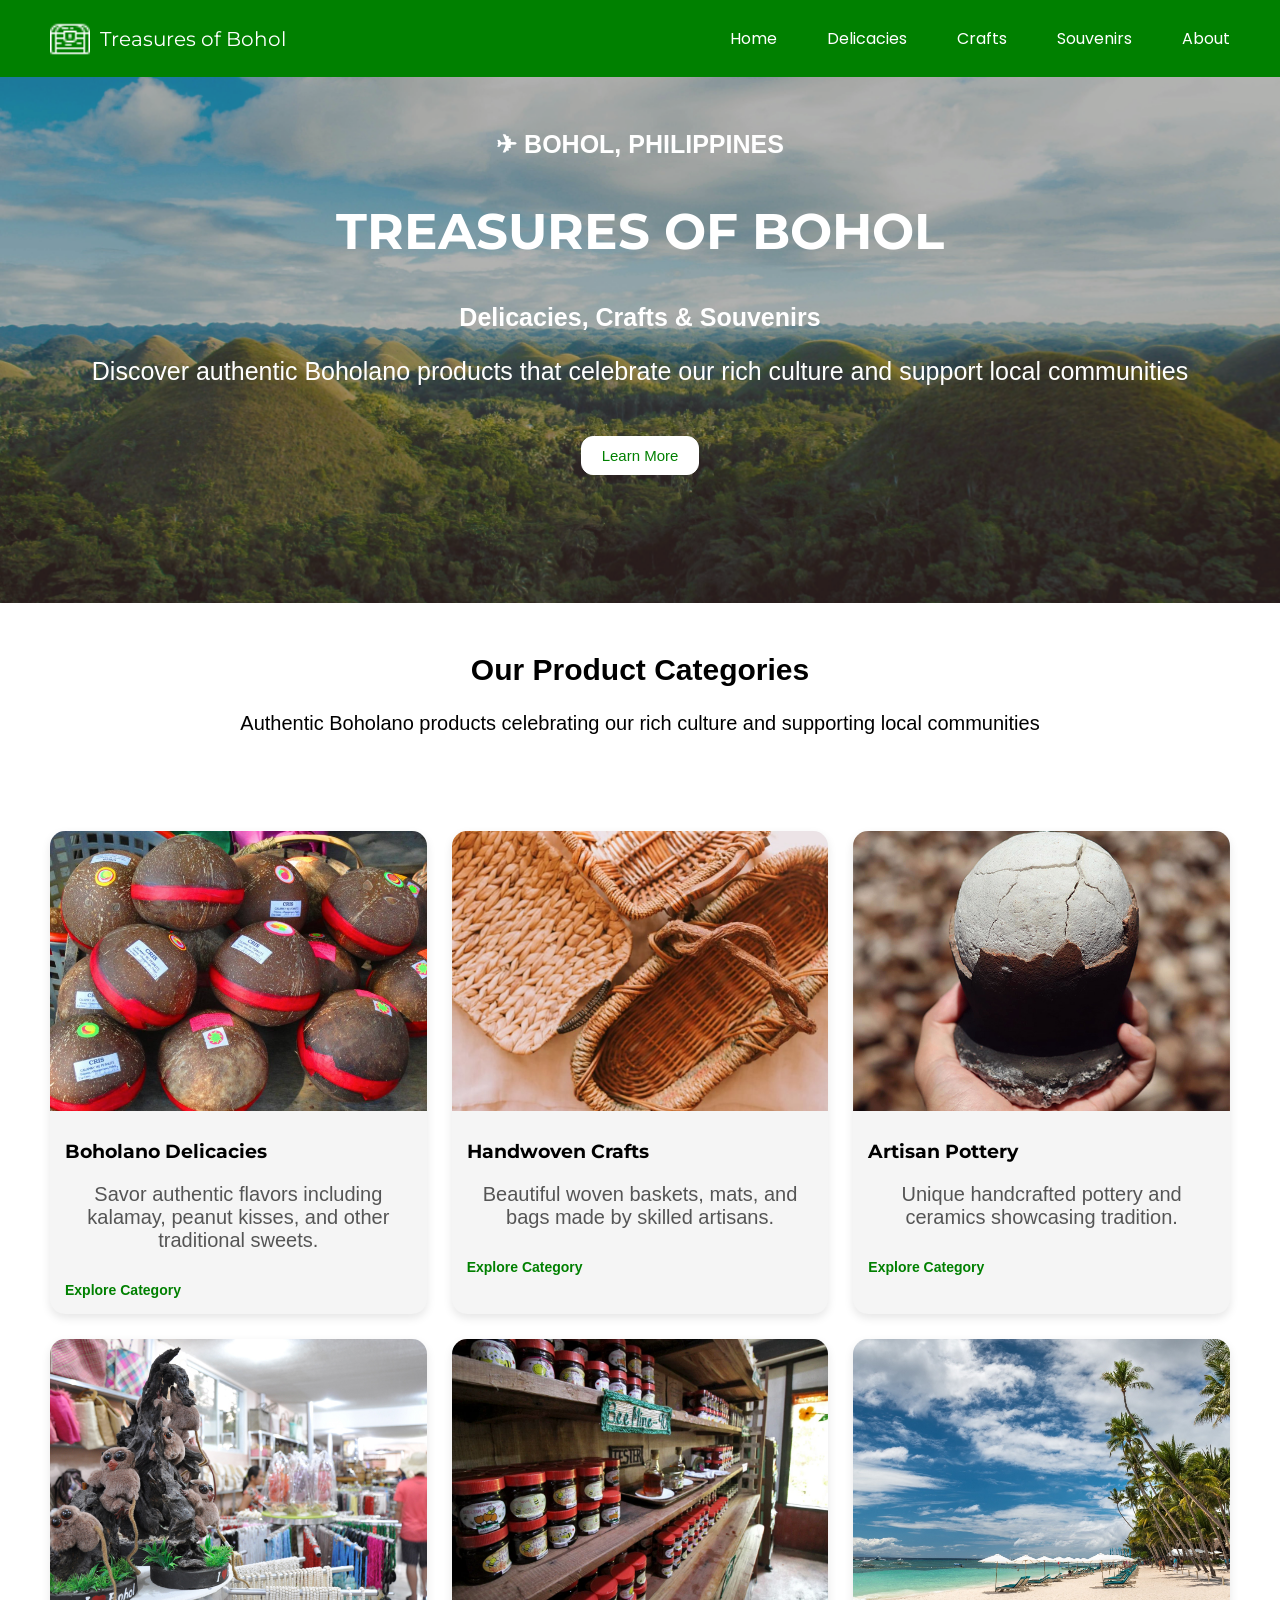
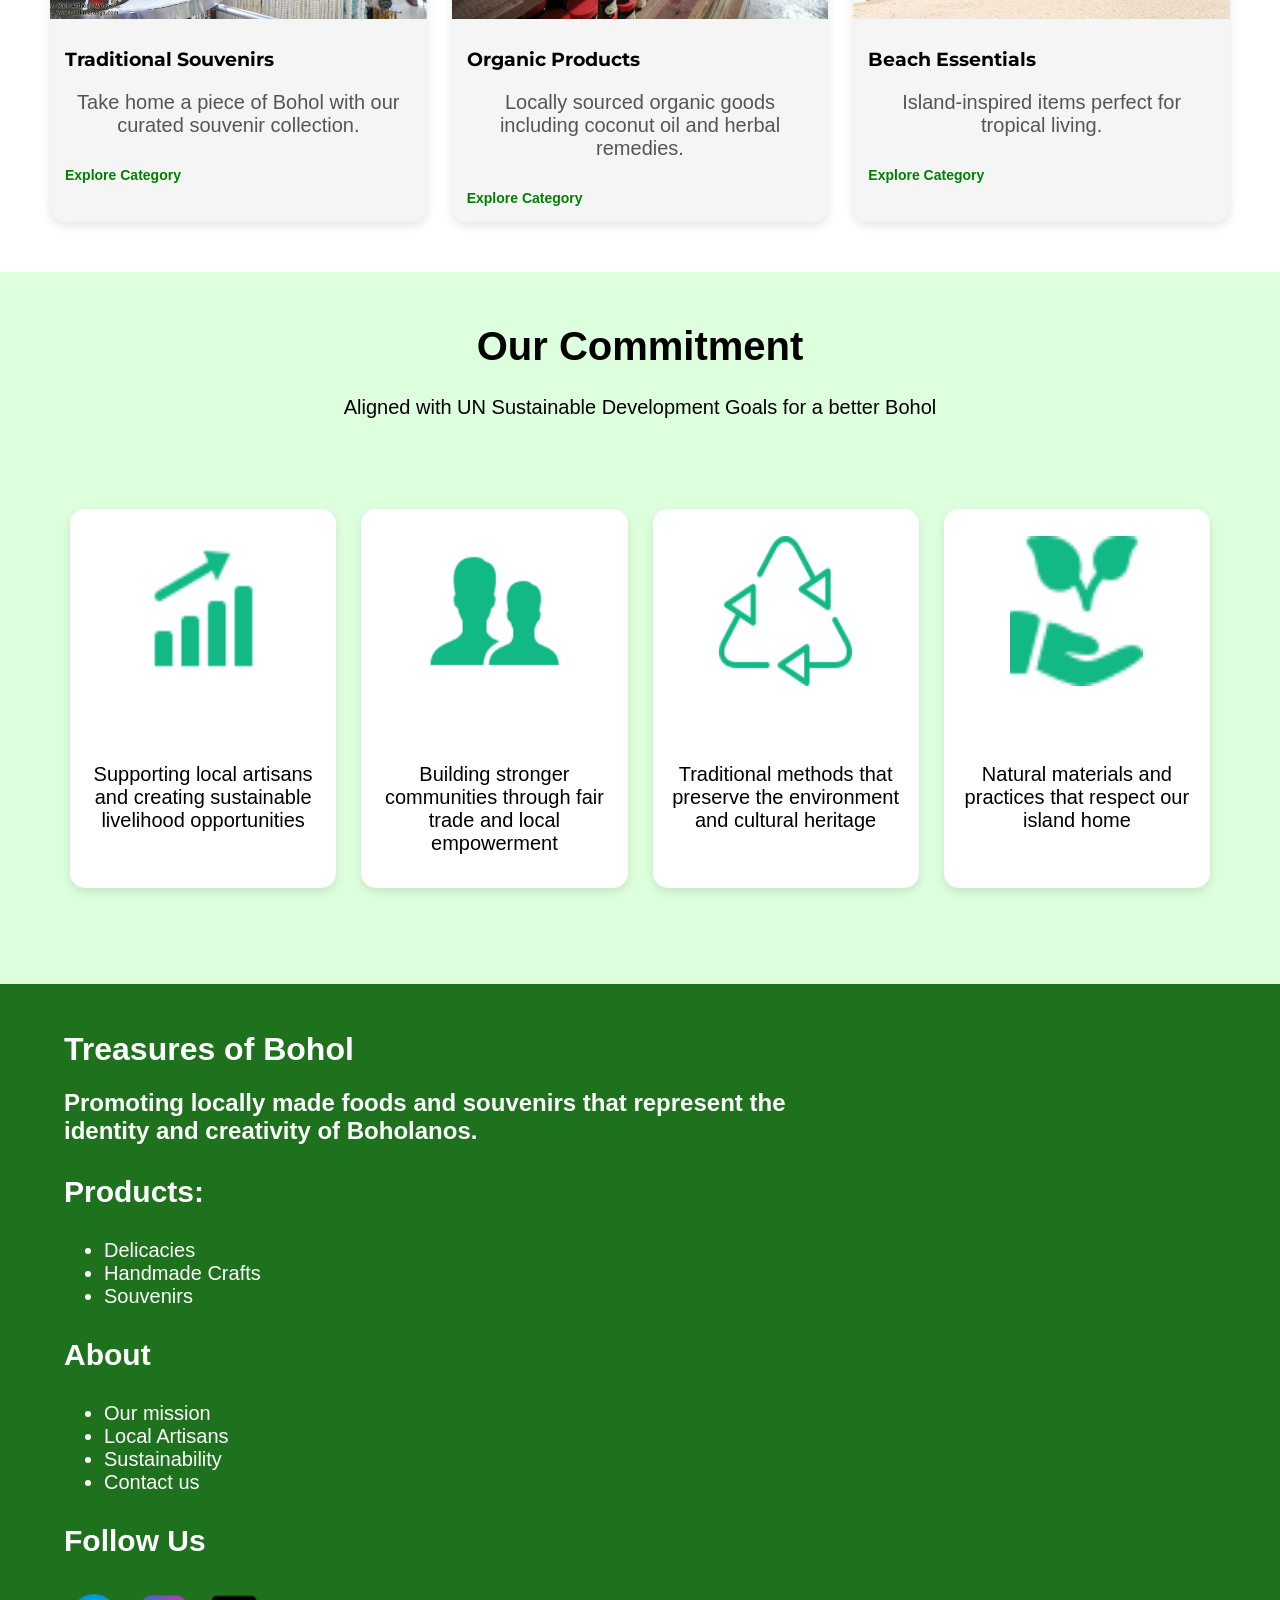
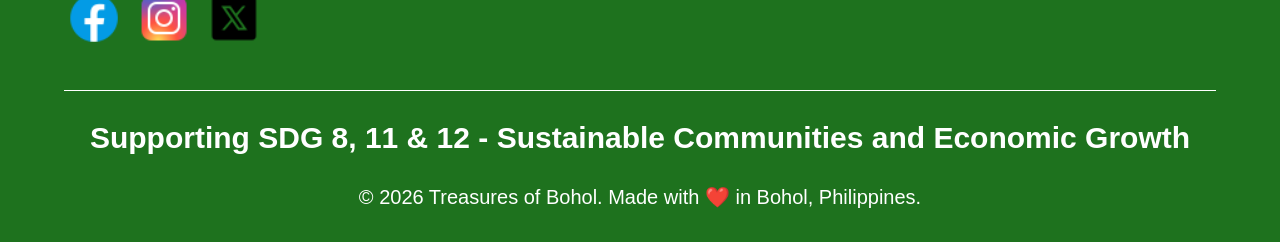
<file: index.html>
<!DOCTYPE html>
<html lang="en">
<head>
    <meta charset="UTF-8">
    <meta name="viewport" content="width=device-width, initial-scale=1.0">
    <link rel="stylesheet" href="style.css">
    <title>Treasures of Bohol</title>
</head>
<body>
    <!-- Navbar -->
    <div class="navbar">
        <div class="logo">
            <img src="tbox2.png" alt="Treasure Box">
            Treasures of Bohol
        </div>

        <ul class="nav-links">
            <li><a href="#home">Home</a></li>
            <li><a href="#">Delicacies</a></li>
            <li><a href="#">Crafts</a></li>
            <li><a href="#">Souvenirs</a></li>
            <li><a href="#">About</a></li>
        </ul>
    </div>

    <!-- Hero -->
    <section id="home">
        <div id="home-bg"></div> 
        <div class="cover">
            <div class="coverTitle">
                <h3>✈ BOHOL, PHILIPPINES</h3>
                <h1>TREASURES OF BOHOL</h1>
                <h3>Delicacies, Crafts & Souvenirs</h3>
                <p>
                    Discover authentic Boholano products that 
                    celebrate our rich culture and support 
                    local communities
                </p>
            </div>
            <div class="learnMoreButton">
                <button>Learn More</button>
            </div>
        </div>
    </section>

    <section id="homePage"> 
        <div class="headings"> 
            <h1>Our Product Categories</h1> 
            <p>Authentic Boholano products celebrating our rich culture 
            and supporting local communities 
            </p> 
        </div> 
    </section>

    <div class="categories">

        <div class="card">
            <img src="imgs/kalamay1.png">
            <div class="cardContent">
                <h3>Boholano Delicacies</h3>
                <p>Savor authentic flavors including kalamay, peanut kisses, and other traditional sweets.</p>
                <a href="#">Explore Category</a>
            </div>
        </div>

        <div class="card">
            <img src="imgs/handcrafts1.jpeg">
            <div class="cardContent">
                <h3>Handwoven Crafts</h3>
                <p>Beautiful woven baskets, mats, and bags made by skilled artisans.</p>
                <a href="#">Explore Category</a>
            </div>
        </div>

        <div class="card">
            <img src="imgs/pottery2.jpg">
            <div class="cardContent">
                <h3>Artisan Pottery</h3>
                <p>Unique handcrafted pottery and ceramics showcasing tradition.</p>
                <a href="#">Explore Category</a>
            </div>
        </div>

        <div class="card">
            <img src="imgs/souveniers1.jpg">
            <div class="cardContent">
                <h3>Traditional Souvenirs</h3>
                <p>Take home a piece of Bohol with our curated souvenir collection.</p>
                <a href="#">Explore Category</a>
            </div>
        </div>

        <div class="card">
            <img src="imgs/organic1.webp">
            <div class="cardContent">
                <h3>Organic Products</h3>
                <p>Locally sourced organic goods including coconut oil and herbal remedies.</p>
                <a href="#">Explore Category</a>
            </div>
        </div>

        <div class="card">
            <img src="imgs/beach1.jpg">
            <div class="cardContent">
                <h3>Beach Essentials</h3>
                <p>Island-inspired items perfect for tropical living.</p>
                <a href="#">Explore Category</a>
            </div>
        </div>

    </div>

    <div class="comm">
        <div class="headcomm">
            <h1>
                Our Commitment
            </h1>
            <p>
                Aligned with UN Sustainable Development Goals for a 
                better Bohol
            </p>
        </div>
        <div class="catComs">
            <div class="cardCom">
                <img src="imgs/ecoGrowth.png">
                <div class="cardContentCom">
                        <h2>Economic Growth</h2>
                        <p>Supporting local artisans and creating sustainable 
                        livelihood opportunities</p>
                 </div>
             </div>

            <div class="cardCom">
                <img src="imgs/community1.png">
                <div class="cardContentCom">
                        <h2>Community Support</h2>
                        <p>Building stronger communities through fair trade 
                        and local empowerment</p>
                 </div>
            </div>

            <div class="cardCom">
                <img src="imgs/sustain1.png">
                <div class="cardContentCom">
                        <h2>Sustainable Production</h2>
                        <p>Traditional methods that preserve the environment 
                        and cultural heritage</p>
                 </div>
            </div>

            <div class="cardCom">
                <img src="imgs/ecoFriendly.png">
                <div class="cardContentCom">
                        <h2>Eco Friendly</h2>
                        <p>Natural materials and practices that
                        respect our island home</p>
                 </div>
            </div>

        </div>
    </div>

    <div class="lastSect">
        <div class="titleSect">
            <h1>
                Treasures of Bohol
            </h1>
            <h2>
                Promoting locally made foods and souvenirs 
                that represent the <br>identity and creativity 
                of Boholanos.
            </h2>
        </div>
        <div class="list1">
            <h3>Products:</h3>
            <ul>
                <li>Delicacies</li>
                <li>Handmade Crafts</li>
                <li>Souvenirs</li>
            </ul>
            <h3>About</h3>
            <ul>
                <li>Our mission</li>
                <li>Local Artisans</li>
                <li>Sustainability</li>
                <li>Contact us</li>
            </ul>
        </div>
        <div class="socMeds">
            <h3 style="font-size: 30px;">Follow Us</h3>
            <div class="socialMedias">
                <div class="soclist">
                    <ul>
                    <li><a href="#"><img src="imgs/facebook.png"></a></li>
                    <li><a href="#"><img src="imgs/ig.png"></a></li>
                    <li><a href="#"><img src="imgs/twitterx.png"></a></li>
                    </ul>
                </div>
            </div>
        </div>
    </div>

    <footer>
        <div class="cont1">
            <h3>
                Supporting SDG 8, 11 & 12 - Sustainable Communities and 
                Economic Growth
            </h3>
            <p>
                © 2026 Treasures of Bohol. Made with ❤️ in Bohol, Philippines.
            </p>
        </div>
    </footer>

</body>
</html>
</file>
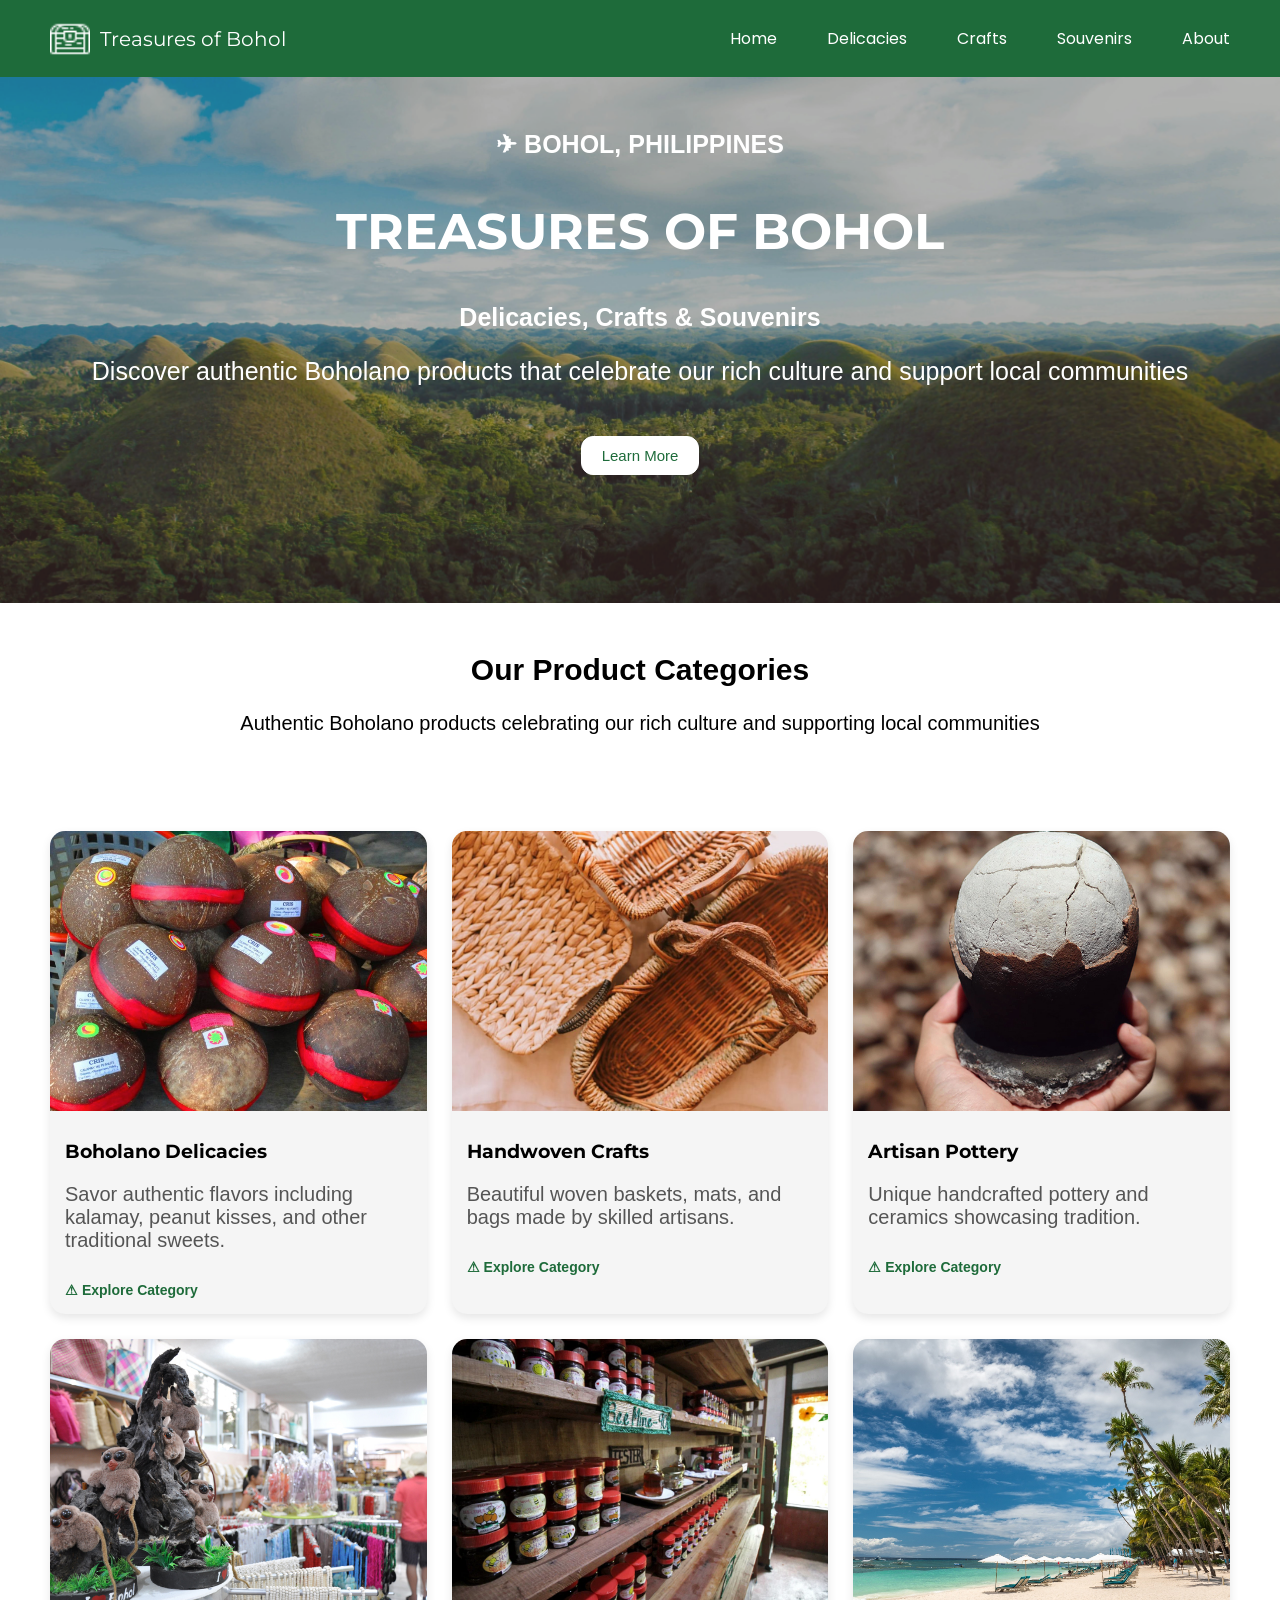
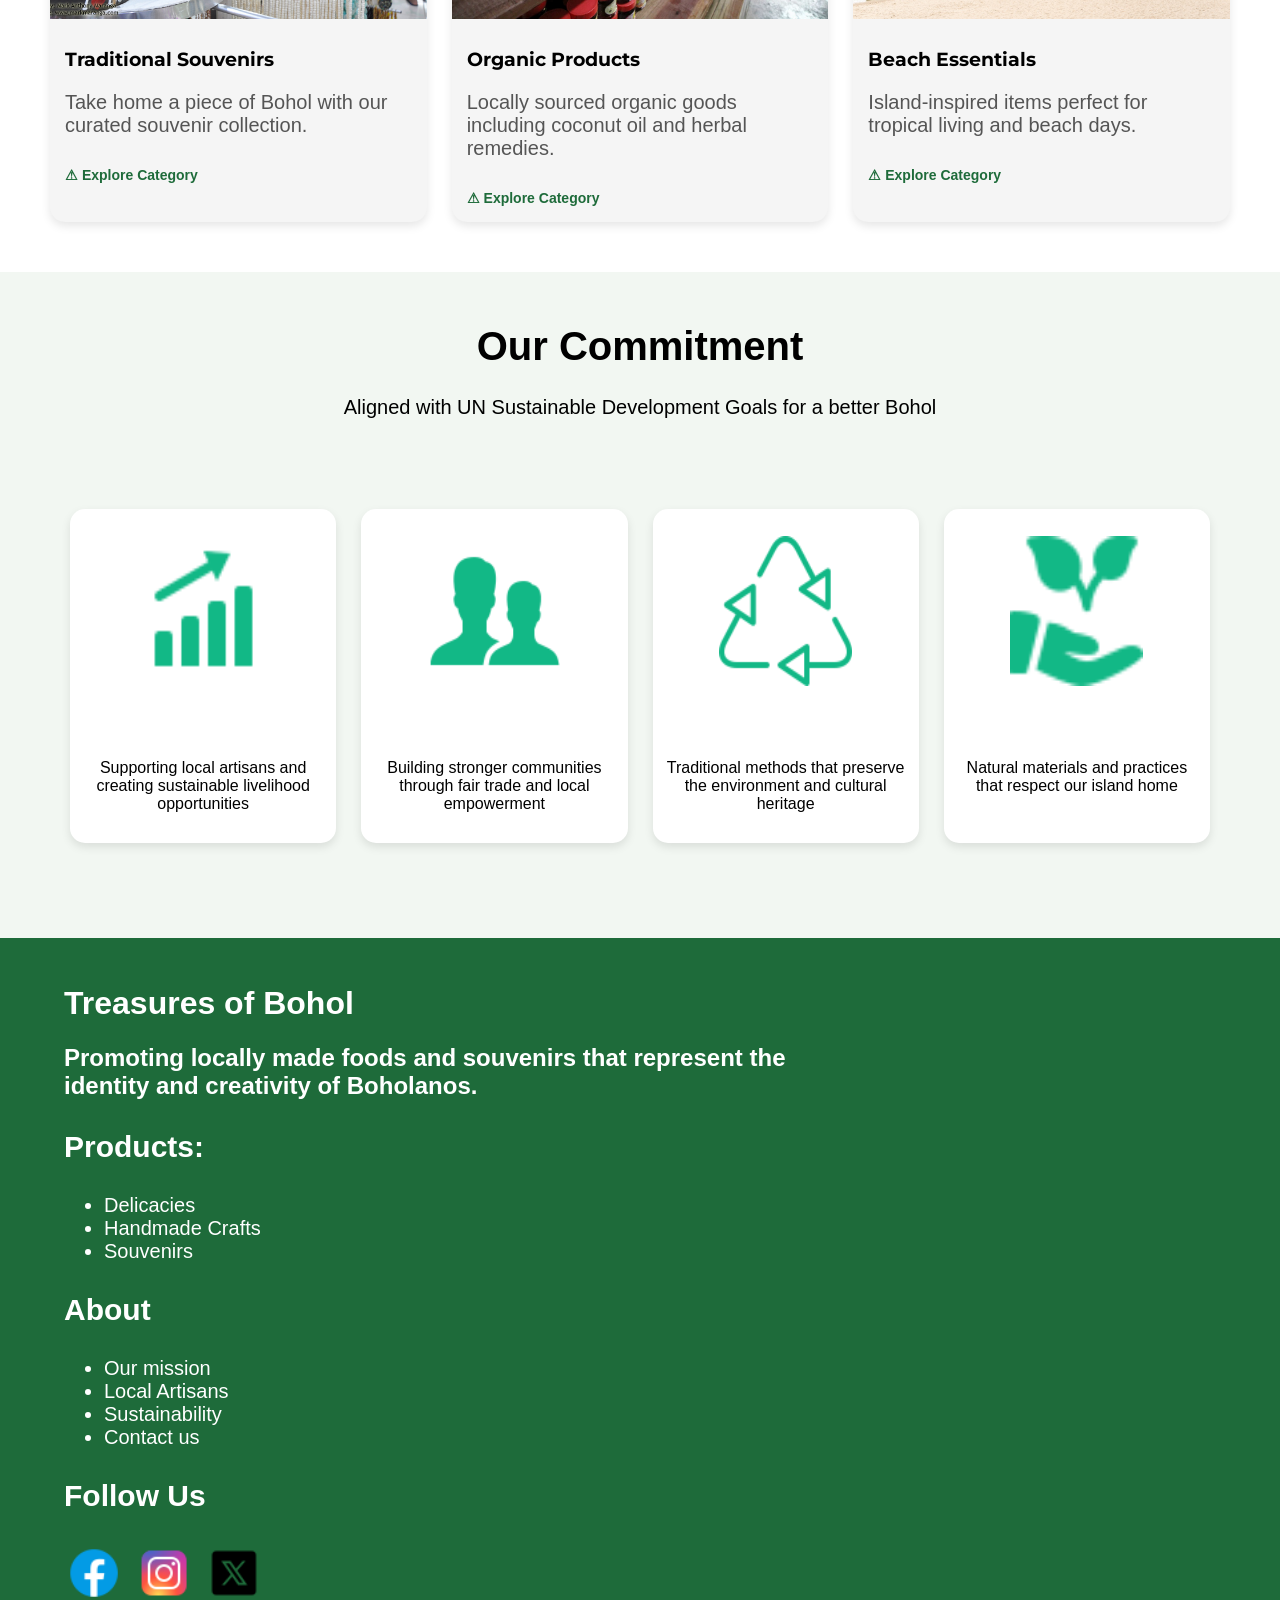
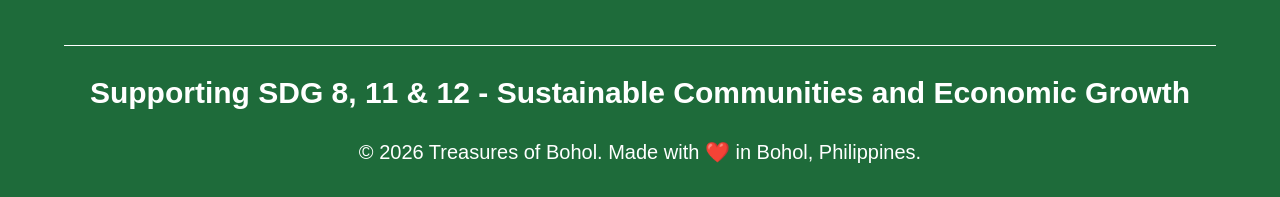
<file: treasuresofbohol/treasuresofbohol/index.html>
<!DOCTYPE html>
<html lang="en">
<head>
    <meta charset="UTF-8">
    <meta name="viewport" content="width=device-width, initial-scale=1.0">
    <link rel="stylesheet" href="style.css">
    <link rel="icon" href="imgs/chest1.png">
    <title>Treasures of Bohol</title>
</head>
<body>
    <!-- Navbar -->
    <div class="navbar">
        <div class="logo">
            <img src="tbox2.png" alt="Treasure Box">
            Treasures of Bohol
        </div>

        <div class="menu-toggle" onclick="toggleMenu()">
            ☰
        </div>

        <ul class="nav-links" id="navLinks">
            <li><a href="index.html">Home</a></li>
            <li><a href="delicacies.html">Delicacies</a></li>
            <li><a href="crafts.html">Crafts</a></li>
            <li><a href="souvenirs.html">Souvenirs</a></li>
            <li><a href="about.html">About</a></li>
        </ul>
    </div>

    <!-- Hero -->
    <section id="home">
        <div id="home-bg"></div> 
        <div class="cover">
            <div class="coverTitle">
                <h3>✈ BOHOL, PHILIPPINES</h3>
                <h1>TREASURES OF BOHOL</h1>
                <h3>Delicacies, Crafts & Souvenirs</h3>
                <p>
                    Discover authentic Boholano products that 
                    celebrate our rich culture and support 
                    local communities
                </p>
            </div>
            <div class="learnMoreButton">
                <a href="about.html"><button>Learn More</button></a>
            </div>
        </div>
    </section>

    <section id="homePage"> 
        <div class="headings"> 
            <h1>Our Product Categories</h1> 
            <p>Authentic Boholano products celebrating our rich culture 
            and supporting local communities 
            </p> 
        </div> 
    </section>

    <div class="categories">

        <div class="card">
            <a href="delicacies.html"> 
            <img src="imgs/kalamay1.png" alt="Kalamay">
        </a>
            <div class="cardContent">
                <h3>Boholano Delicacies</h3>
                <p>Savor authentic flavors including kalamay, peanut kisses, and other traditional sweets.</p>
                <a href="delicacies.html"> ⚠ Explore Category</a>
            </div>
        </div>

        <div class="card">
            <a href="crafts.html"> 
            <img src="imgs/handcrafts1.jpeg" alt="handcrafts">
            </a>
            <div class="cardContent">
                <h3>Handwoven Crafts</h3>
                <p>Beautiful woven baskets, mats, and bags made by skilled artisans.</p>
                <a href="crafts.html"> ⚠ Explore Category</a>
            </div>
        </div>

        <div class="card">
            <a href="crafts.html">
            <img src="imgs/pottery2.jpg">
            </a>
            <div class="cardContent">
                <h3>Artisan Pottery</h3>
                <p>Unique handcrafted pottery and ceramics showcasing tradition.</p>
                <a href="crafts.html"> ⚠ Explore Category</a>
            </div>
        </div>

        <div class="card">
            <a href="souvenirs.html">
            <img src="imgs/souveniers1.jpg">
            </a>
            <div class="cardContent">
                <h3>Traditional Souvenirs</h3>
                <p>Take home a piece of Bohol with our curated souvenir collection.</p>
                <a href="souvenirs.html"> ⚠ Explore Category</a>
            </div>
        </div>

        <div class="card">
            <a href="souvenirs.html">
            <img src="imgs/organic1.webp">
            </a>
            <div class="cardContent">
                <h3>Organic Products</h3>
                <p>Locally sourced organic goods including coconut oil and herbal remedies.</p>
                <a href="souvenirs.html"> ⚠ Explore Category</a>
            </div>
        </div>

        <div class="card">
            <a href="souvenirs.html">
            <img src="imgs/beach1.jpg">
            </a>
            <div class="cardContent">
                <h3>Beach Essentials</h3>
                <p>Island-inspired items perfect for tropical living and beach days.</p>    
                <a href="souvenirs.html"> ⚠ Explore Category</a>
            </div>
        </div>

    </div>

    <div class="comm">
        <div class="headcomm">
            <h1>
                Our Commitment
            </h1>
            <p>
                Aligned with UN Sustainable Development Goals for a 
                better Bohol
            </p>
        </div>
        <div class="catComs">
            <div class="cardCom">
                <a href="about.html">
                <img src="imgs/ecoGrowth.png">
                <div class="cardContentCom">
                        <h2>Economic Growth</h2>
                        <p>Supporting local artisans and creating sustainable 
                        livelihood opportunities</p>
                 </div>
                    </a>
             </div>
            <div class="cardCom">
                    <a href="about.html">
                <img src="imgs/community1.png">
                <div class="cardContentCom">
                        <h2>Community Support</h2>
                        <p>Building stronger communities through fair trade 
                        and local empowerment</p>
                 </div>
                    </a>
             </div>
            <div class="cardCom">
                <a href="about.html">
                <img src="imgs/sustain1.png">
                <div class="cardContentCom">
                        <h2>Sustainable Production</h2>
                        <p>Traditional methods that preserve the environment 
                        and cultural heritage</p>
                 </div>
                </a>
            </div>
            <div class="cardCom">
                <a href="about.html">
                <img src="imgs/ecoFriendly.png">
                <div class="cardContentCom">
                        <h2>Eco Friendly</h2>
                        <p>Natural materials and practices that
                        respect our island home</p>
                 </div>
                </a>
            </div>
        </div>
    </div>

    <div class="lastSect">
        <div class="titleSect">
            <h1>
                Treasures of Bohol
            </h1>
            <h2>
                Promoting locally made foods and souvenirs 
                that represent the <br>identity and creativity 
                of Boholanos.
            </h2>
        </div>
        <div class="list1">
            <h3>Products:</h3>
            <ul>
                <a href="delicacies.html"><li>Delicacies</li></a>
                <a href="crafts.html"><li>Handmade Crafts</li></a>
                <a href="souvenirs.html"><li>Souvenirs</li></a>
            </ul>
            <h3>About</h3>
            <ul>
                <a href="about.html"><li>Our mission</li></a>
                <a href="about.html"><li>Local Artisans</li></a>
                <a href="about.html"><li>Sustainability</li></a>
                <a href="https://github.com"><li>Contact us</li></a>
            </ul>
        </div>
        <div class="socMeds">
            <h3 style="font-size: 30px;">Follow Us</h3>
            <div class="socialMedias">
                <div class="soclist">
                    <ul>
                    <li><a href="https://www.facebook.com"><img src="imgs/facebook.png"></a></li>
                    <li><a href="https://www.instagram.com"><img src="imgs/ig.png"></a></li>
                    <li><a href="https://twitter.com"><img src="imgs/twitterx.png"></a></li>
                    </ul>
                </div>
            </div>
        </div>
    </div>

    <footer>
        <div class="cont1">
            <h3>
                Supporting SDG 8, 11 & 12 - Sustainable Communities and 
                Economic Growth
            </h3>
            <p>
                © 2026 Treasures of Bohol. Made with ❤️ in Bohol, Philippines.
            </p>
        </div>
    </footer>
    <script src="script.js"></script>
</body>
</html>
</file>
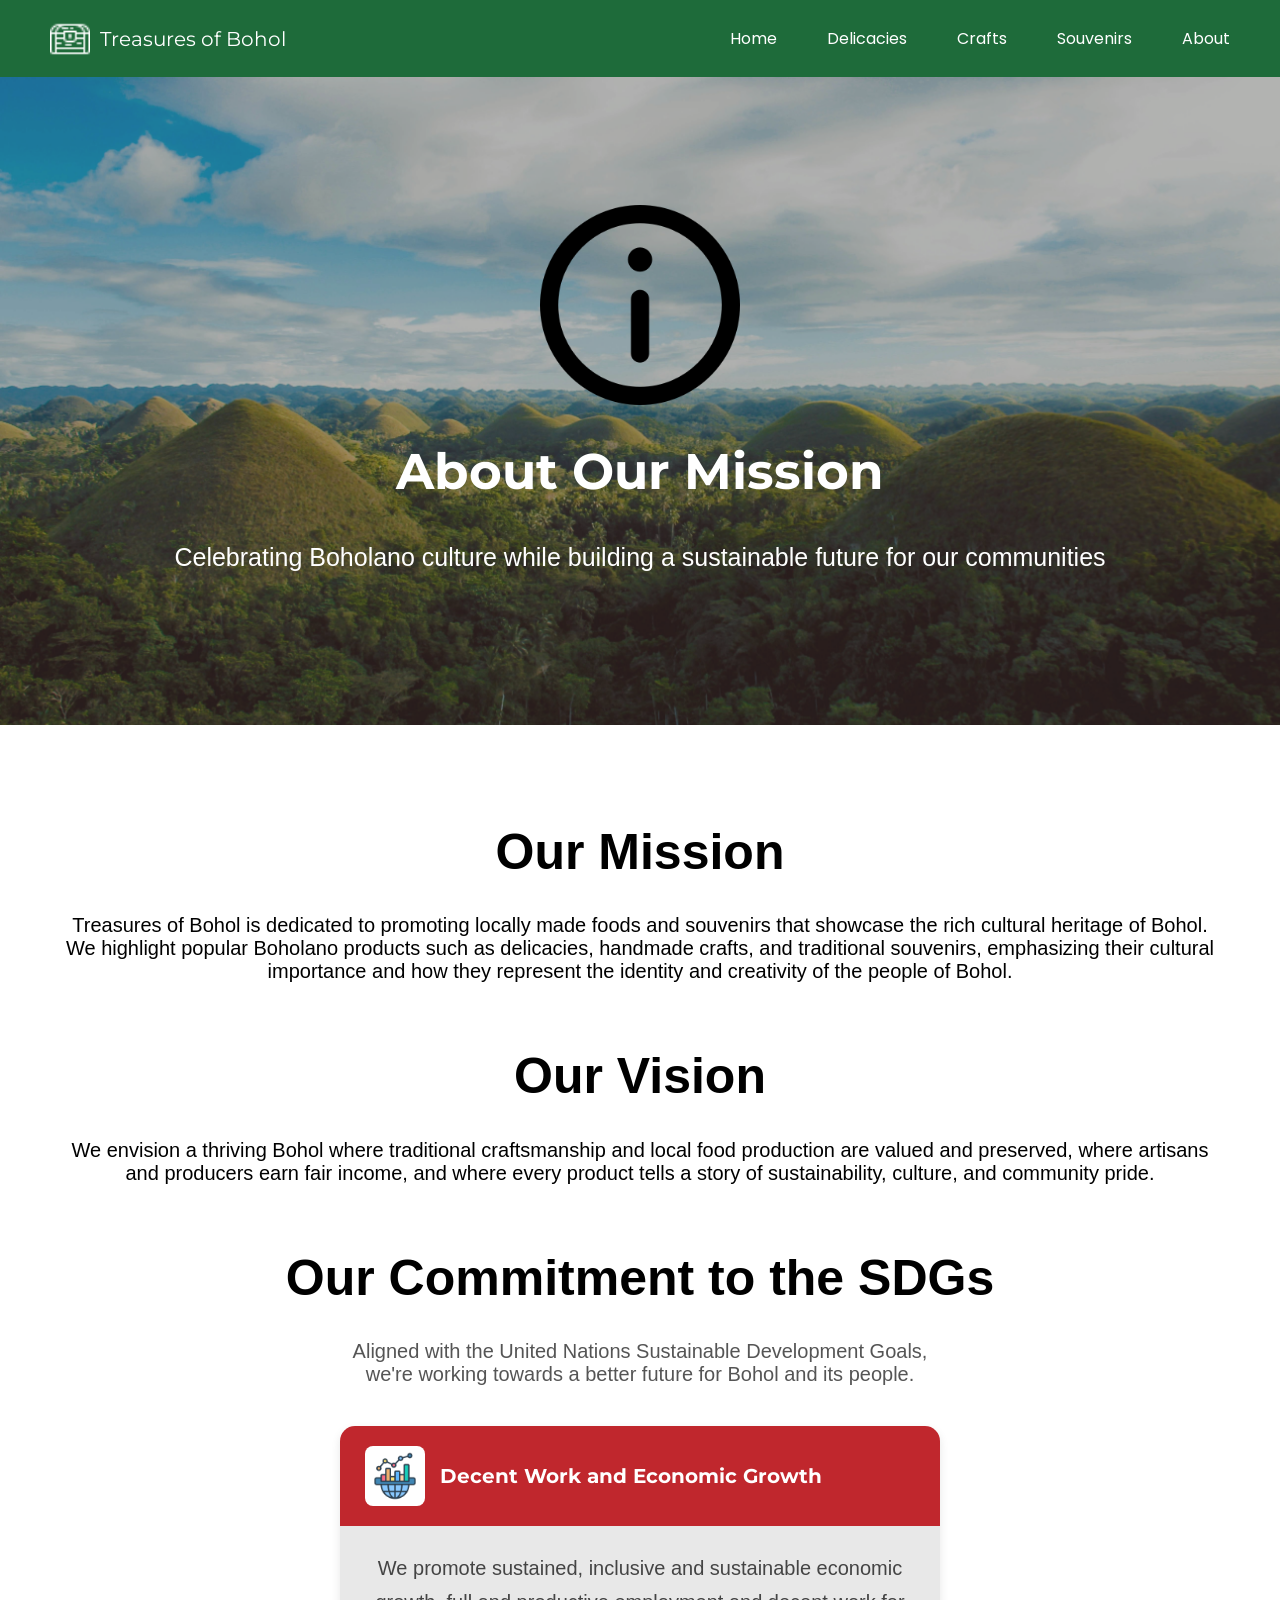
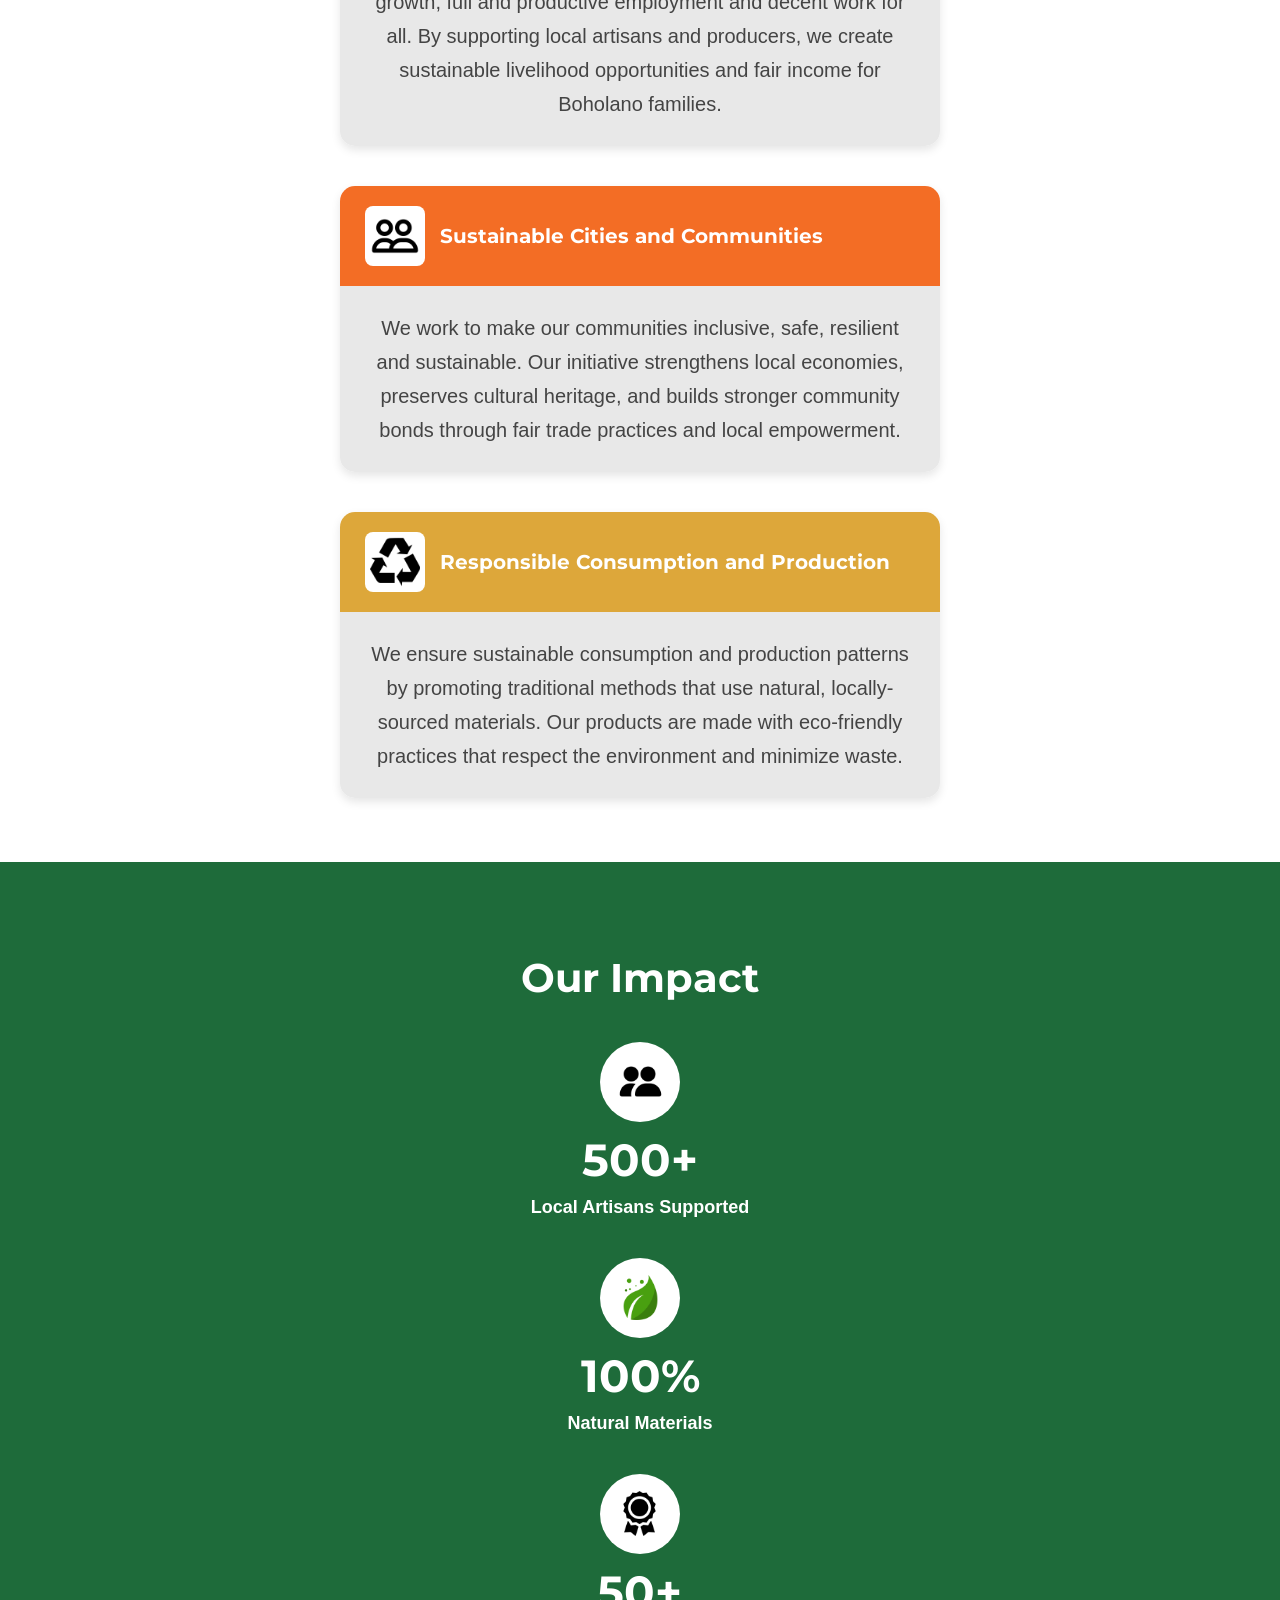
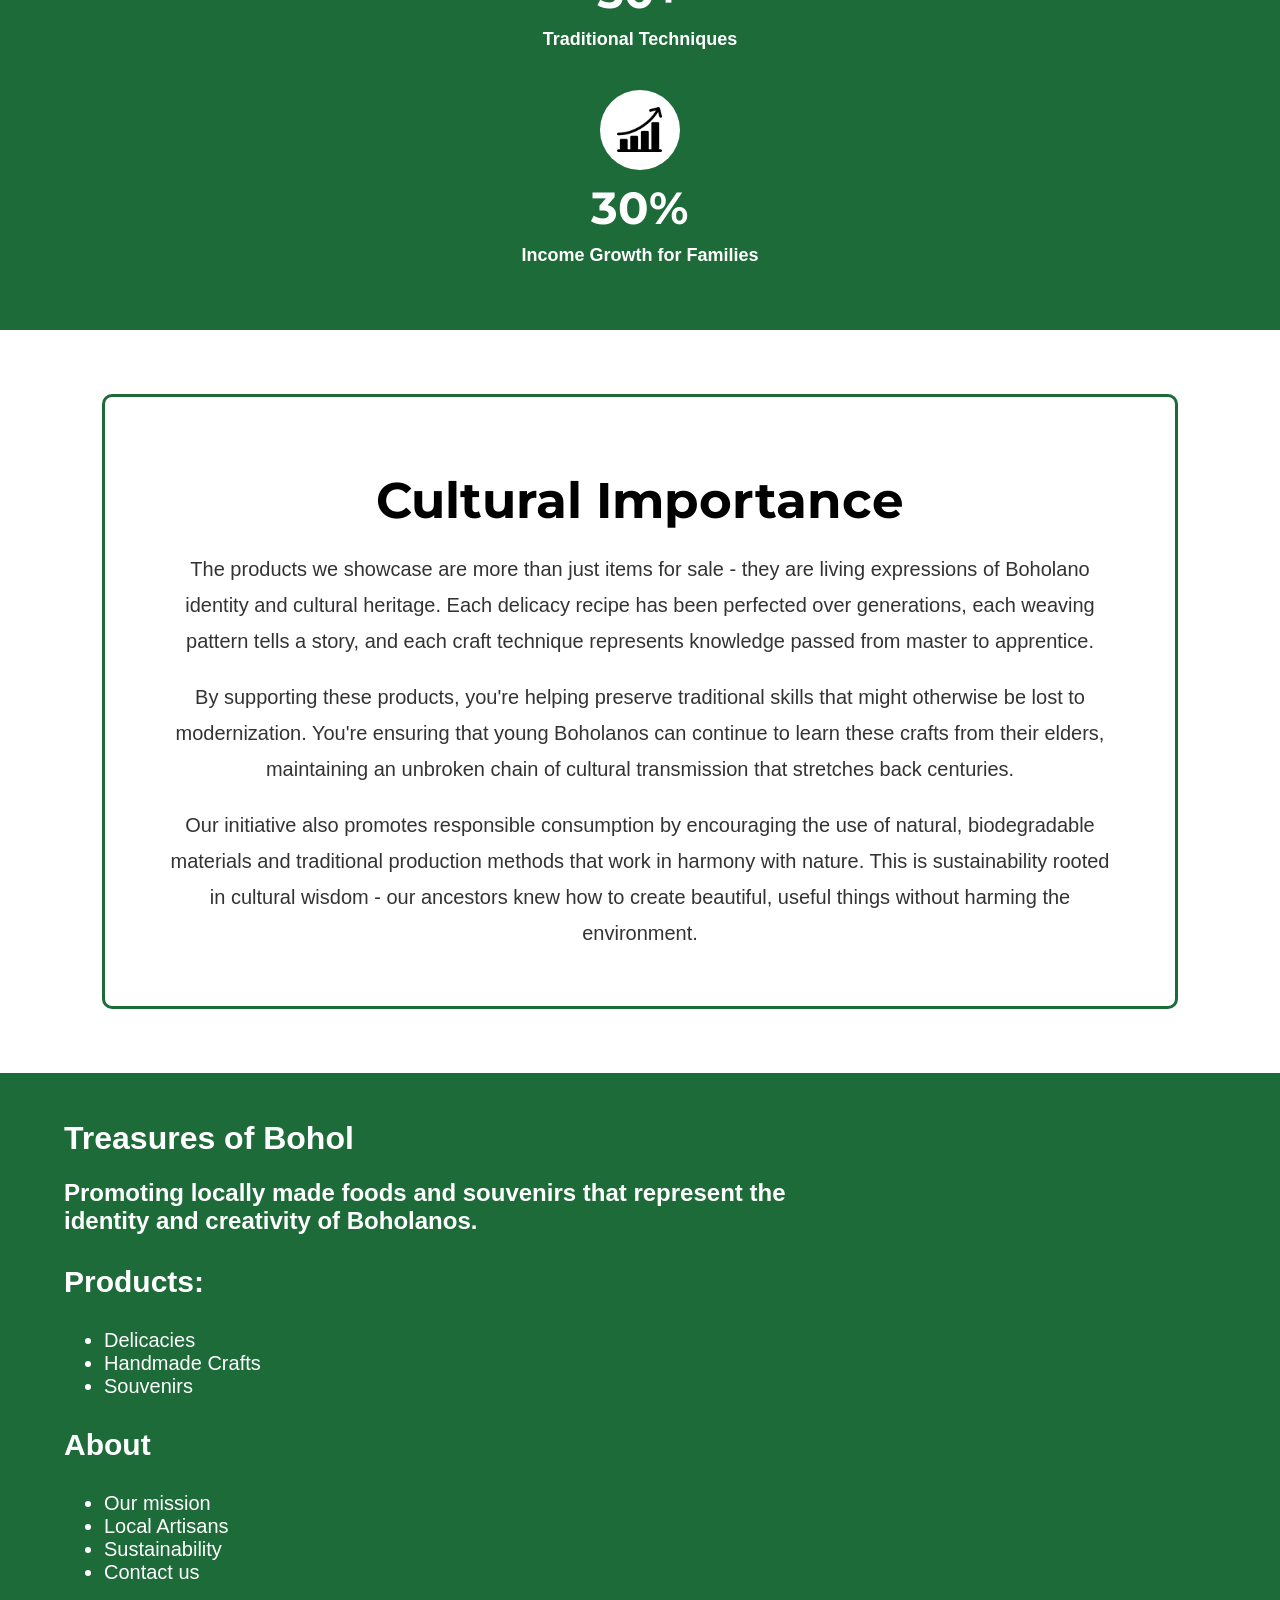
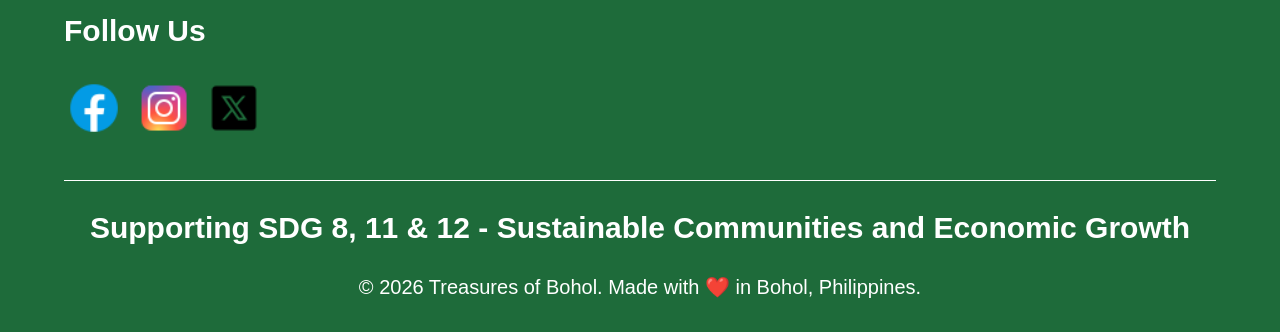
<file: treasuresofbohol/treasuresofbohol/about.html>
<!DOCTYPE html>
<html lang="en">
<head>
    <meta charset="UTF-8">
    <meta name="viewport" content="width=device-width, initial-scale=1.0">
    <link rel="stylesheet" href="style.css">
    <link rel="icon" href="imgs/chest1.png">
    <title>Treasures of Bohol</title>
</head>
<body>
    <!-- Navbar -->
    <div class="navbar">
        <div class="logo">
            <img src="tbox2.png" alt="Treasure Box">
            Treasures of Bohol
        </div>

        <div class="menu-toggle" onclick="toggleMenu()">
            ☰
        </div>

        <ul class="nav-links" id="navLinks">
            <li><a href="index.html">Home</a></li>
            <li><a href="delicacies.html">Delicacies</a></li>
            <li><a href="crafts.html">Crafts</a></li>
            <li><a href="souvenirs.html">Souvenirs</a></li>
            <li><a href="about.html">About</a></li>
        </ul>
    </div>

    <section id="home">
        <div id="home-bg"></div> 
        <div class="cover">
             <div class="coverTitle1"> 
                <img src="imgs/information.png"> 
             </div>
            <div class="coverTitle">
                <h1>About Our Mission</h1>
                <p>
                    Celebrating Boholano culture while building a sustainable future
                    for our communities
                </p>
            </div>
        </div>
    </section>

    <div class="Mission">
        <div class="mlist">
            <h1>Our Mission</h1>
            <p>
                Treasures of Bohol is dedicated to promoting locally made foods and souvenirs that showcase the rich cultural heritage of Bohol. 
                We highlight popular Boholano products such as delicacies, handmade crafts, and traditional souvenirs, 
                emphasizing their cultural importance and how they represent the identity and creativity of the people of Bohol.
            </p>
        </div>
        
    </div>

        <div class="Vision">
        <div class="vlist">
            <h1>Our Vision</h1>
            <p>
                We envision a thriving Bohol where traditional craftsmanship and local food production are valued and preserved, 
                where artisans and producers earn fair income, and where every product tells a story of sustainability, culture, and community pride.
            </p>
        </div>
        
    </div>
    

<div class="sdgSection">
    <div class="sdgHeading">
        <h1>Our Commitment to the SDGs</h1>
        <p>Aligned with the United Nations Sustainable Development Goals, we're working towards a better future for Bohol and its people.</p>
    </div>

        <div class="sdgCards">
            
            <div class="sdgCard">
                <div class="sdgCardHeader sdgRed">
                    <img src="imgs/datasymbol.png">
                    <h2>Decent Work and Economic Growth</h2>
                </div>
                
                <div class="sdgCardBody">
                    <p>We promote sustained, inclusive and sustainable economic growth, full and productive employment and decent work for all. 
                    By supporting local artisans and producers, we create sustainable livelihood opportunities and fair income for Boholano families.</p>
                </div>
            </div>

            <div class="sdgCard">
                <div class="sdgCardHeader sdgOrange">
                    <img src="imgs/peoplesymbol.png">
                    <h2>Sustainable Cities and Communities</h2>
                </div>

                <div class="sdgCardBody">
                    <p>We work to make our communities inclusive, safe, resilient and sustainable. 
                        Our initiative strengthens local economies, preserves cultural heritage, and builds stronger community bonds through fair trade practices and local empowerment.</p>
                </div>
            </div>

            <div class="sdgCard">
                <div class="sdgCardHeader sdgYellow">
                    <img src="imgs/recyclesymbol.png">
                    <h2>Responsible Consumption and Production</h2>
                </div>

                <div class="sdgCardBody">
                    <p>We ensure sustainable consumption and production patterns by promoting traditional methods that use natural, 
                        locally-sourced materials. Our products are made with eco-friendly practices that respect the environment and minimize waste.</p>
                </div>
            </div>
        </div>

</div>
    

<div class="impactSection">
    <h1>Our Impact</h1>
    <div class="impactGrid">

        <div class="impactItem">
            <div class="impactIcon">
                <img src="imgs/peoplesymbol2.png">
            </div>
            <h2>500+</h2>
            <p>Local Artisans Supported</p>
        </div>

        <div class="impactItem">
            <div class="impactIcon">
                <img src="imgs/leafsymbol.png">
            </div>
            <h2>100%</h2>
            <p>Natural Materials</p>
        </div>

        <div class="impactItem">
            <div class="impactIcon">
                <img src="imgs/medalsymbol.png">
            </div>
            <h2>50+</h2>
            <p>Traditional Techniques</p>
        </div>

        <div class="impactItem">
            <div class="impactIcon">
                <img src="imgs/diagramsymbol.png">
            </div>
            <h2>30%</h2>
            <p>Income Growth for Families</p>
        </div>

    </div>
</div>


<div class="culturalSection">
    <div class="culturalBox">
        <h1>Cultural Importance</h1>
        <p>
            The products we showcase are more than just items for sale - they are living expressions of
            Boholano identity and cultural heritage. Each delicacy recipe has been perfected over generations,
            each weaving pattern tells a story, and each craft technique represents knowledge passed from
            master to apprentice.
        </p>
        <p>
            By supporting these products, you're helping preserve traditional skills that might otherwise be
            lost to modernization. You're ensuring that young Boholanos can continue to learn these crafts
            from their elders, maintaining an unbroken chain of cultural transmission that stretches back centuries.
        </p>
        <p>
            Our initiative also promotes responsible consumption by encouraging the use of natural,
            biodegradable materials and traditional production methods that work in harmony with nature.
            This is sustainability rooted in cultural wisdom - our ancestors knew how to create beautiful,
            useful things without harming the environment.
        </p>
    </div>
</div>

<div class="lastSect">
        <div class="titleSect">
            <h1>
                Treasures of Bohol
            </h1>
            <h2>
                Promoting locally made foods and souvenirs 
                that represent the <br>identity and creativity 
                of Boholanos.
            </h2>
        </div>
        <div class="list1">
            <h3>Products:</h3>
            <ul>
                <a href="delicacies.html"><li>Delicacies</li></a>
                <a href="crafts.html"><li>Handmade Crafts</li></a>
                <a href="souvenirs.html"><li>Souvenirs</li></a>
            </ul>
            <h3>About</h3>
            <ul>
                <a href="about.html"><li>Our mission</li></a>
                <a href="about.html"><li>Local Artisans</li></a>
                <a href="about.html"><li>Sustainability</li></a>
                <a href="about.html"><li>Contact us</li></a>
            </ul>
        </div>
        <div class="socMeds">
            <h3 style="font-size: 30px;">Follow Us</h3>
            <div class="socialMedias">
                <div class="soclist">
                    <ul>
                    <li><a href="https://www.facebook.com"><img src="imgs/facebook.png"></a></li>
                    <li><a href="https://www.instagram.com"><img src="imgs/ig.png"></a></li>
                    <li><a href="https://twitter.com"><img src="imgs/twitterx.png"></a></li>
                    </ul>
                </div>
            </div>
        </div>
    </div>

    <footer>
        <div class="cont1">
            <h3>
                Supporting SDG 8, 11 & 12 - Sustainable Communities and 
                Economic Growth
            </h3>
            <p>
                © 2026 Treasures of Bohol. Made with ❤️ in Bohol, Philippines.
            </p>
        </div>
    </footer>
<script src="script.js"></script>
</body>
</html>
</file>
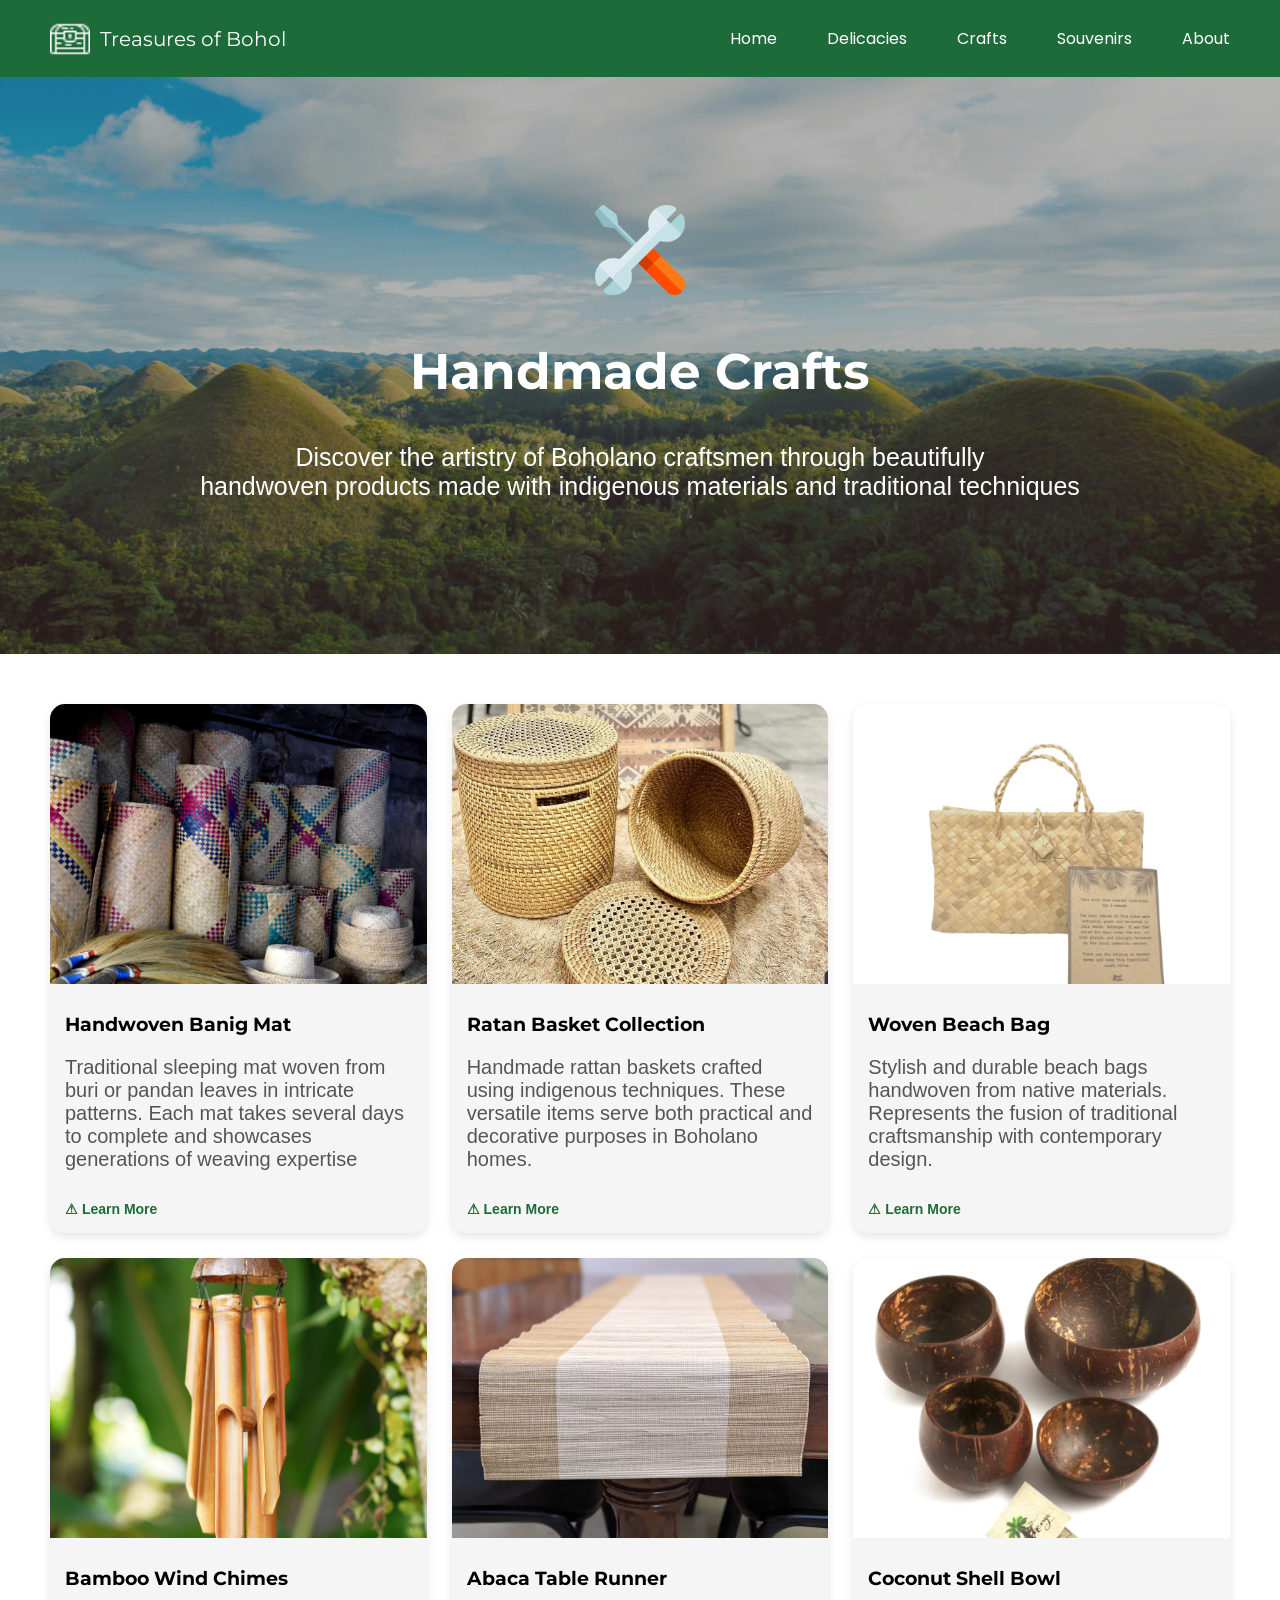
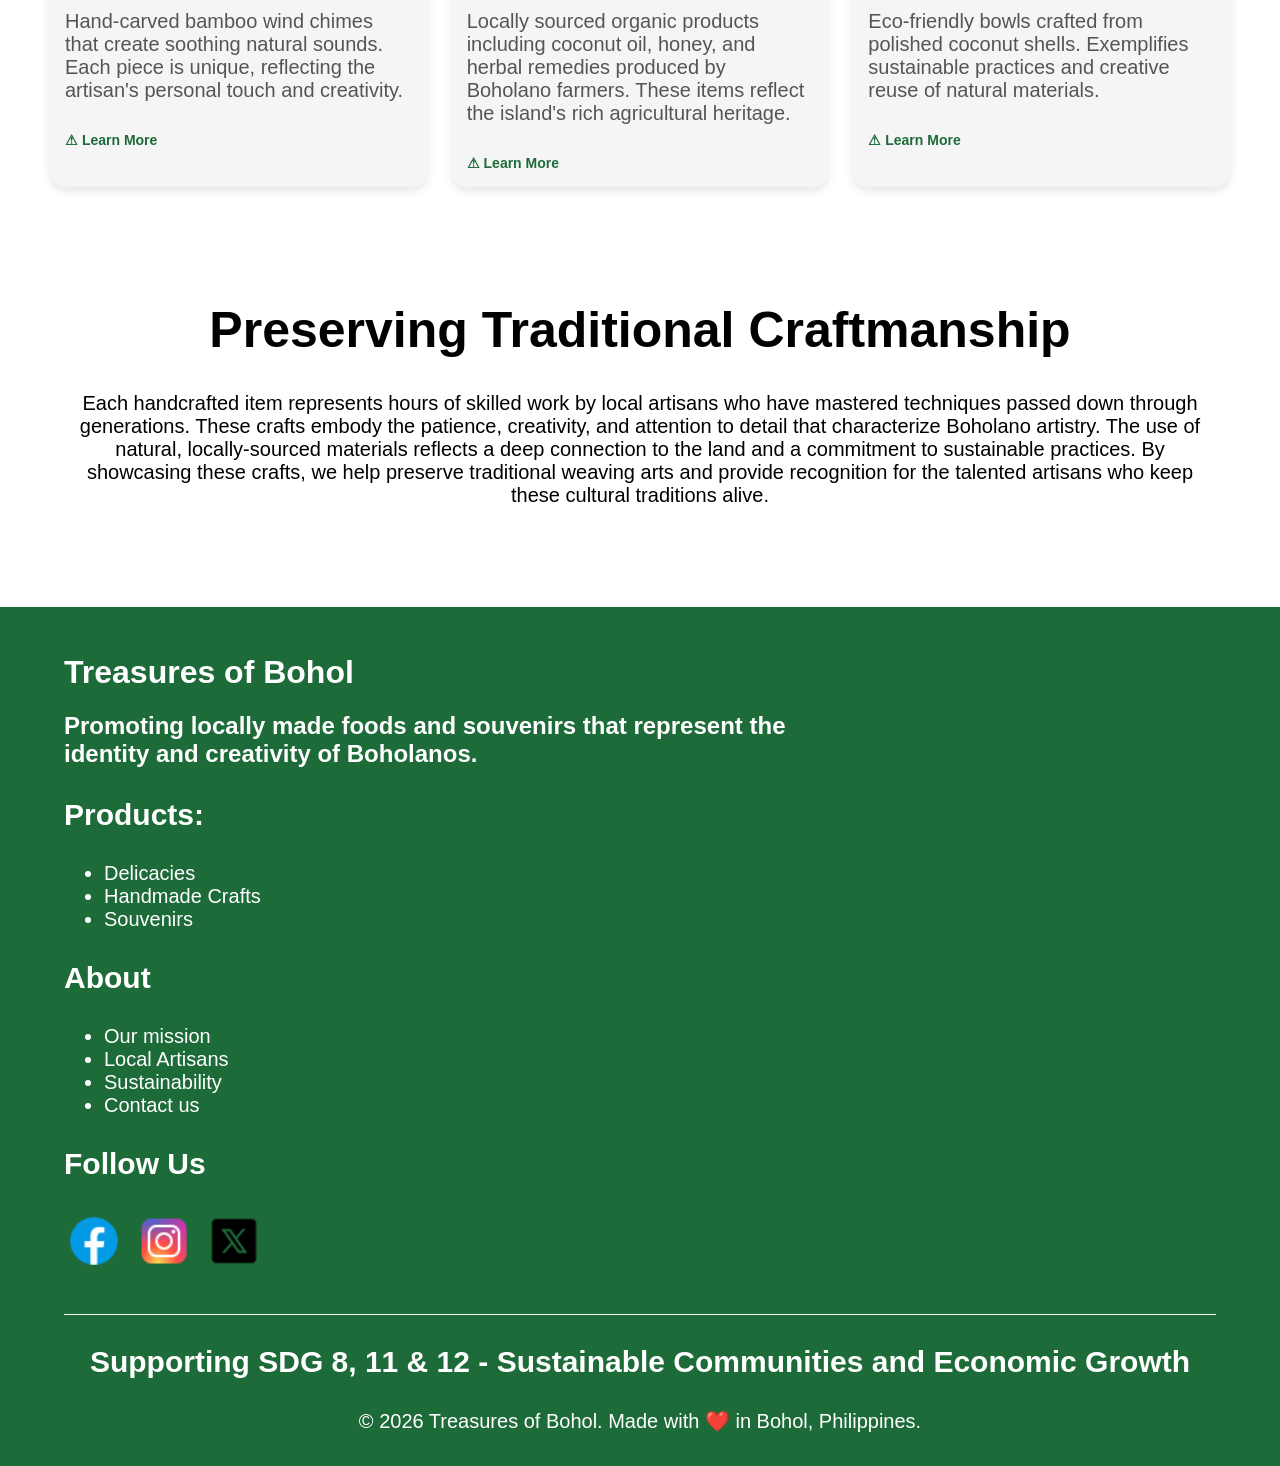
<file: treasuresofbohol/treasuresofbohol/crafts.html>
<!DOCTYPE html>
<html lang="en">
<head>
    <meta charset="UTF-8">
    <meta name="viewport" content="width=device-width, initial-scale=1.0">
    <link rel="stylesheet" href="style.css">
    <link rel="icon" href="imgs/chest1.png">
    <title>Treasures of Bohol</title>
</head>
<body>
    <!-- Navbar -->
    <div class="navbar">
        <div class="logo">
            <img src="tbox2.png" alt="Treasure Box">
            Treasures of Bohol
        </div>

        <div class="menu-toggle" onclick="toggleMenu()">
            ☰
        </div>

        <ul class="nav-links" id="navLinks">
            <li><a href="index.html">Home</a></li>
            <li><a href="delicacies.html">Delicacies</a></li>
            <li><a href="crafts.html">Crafts</a></li>
            <li><a href="souvenirs.html">Souvenirs</a></li>
            <li><a href="about.html">About</a></li>
        </ul>
    </div>

    <section id="home">
        <div id="home-bg"></div> 
        <div class="cover">
            <div class="coverTitle">
                    <img src="imgs/tools1.png">
                <h1>Handmade Crafts</h1>
                <p>
                    Discover the artistry of Boholano craftsmen through 
                    beautifully <br>handwoven products made with indigenous 
                    materials and traditional techniques
                </p>
            </div>
        </div>
    </section>

    <div class="categories">

        <div class="card">
            <a href="https://visayes.wordpress.com/the-art-of-bohols-handicrafts/" target="_blank" rel="noopener noreferrer">
            <img src="imgs/handwovenBanig.jpg">
            </a>
            <div class="cardContent">
                <h3>Handwoven Banig Mat</h3>
                <p>Traditional sleeping mat woven from buri or pandan leaves 
                in intricate patterns. Each mat takes several days to complete
                and showcases generations of weaving expertise</p>
                <a href="https://visayes.wordpress.com/the-art-of-bohols-handicrafts/" target="_blank" rel="noopener noreferrer"> ⚠ Learn More</a>
            </div>
        </div>

        <div class="card">
            <a href="https://visayes.wordpress.com/the-art-of-bohols-handicrafts/" target="_blank" rel="noopener noreferrer">
            <img src="imgs/ratanBasket.jpg">
            </a>
            <div class="cardContent">
                <h3>Ratan Basket Collection</h3>
                <p>Handmade rattan baskets crafted using indigenous techniques.
                These versatile items serve both practical and decorative purposes 
                in Boholano homes.</p>
                <a href="https://visayes.wordpress.com/the-art-of-bohols-handicrafts/" target="_blank" rel="noopener noreferrer"> ⚠ Learn More</a>
            </div>
        </div>

        <div class="card">
            <a href="https://purseindex.com/archives/1092" target="_blank" rel="noopener noreferrer">
            <img src="imgs/HandWovenBag.png">
            </a>
            <div class="cardContent">
                <h3>Woven Beach Bag</h3>
                <p>Stylish and durable beach bags handwoven from native materials.
                Represents the fusion of traditional craftsmanship with contemporary design.</p>
                <a href="https://purseindex.com/archives/1092" target="_blank" rel="noopener noreferrer"> ⚠ Learn More</a>
            </div>
        </div>

        <div class="card">
            <a href="https://betterworldbio.com/blogs/bwb-favorite-finds/natural-bamboo-garden-wind-chime" target="_blank" rel="noopener noreferrer">
            <img src="imgs/BambooWindChimes.jpg">
            </a>
            <div class="cardContent">
                <h3>Bamboo Wind Chimes</h3>
                <p>Hand-carved bamboo wind chimes that create soothing natural sounds. 
                Each piece is unique, reflecting the artisan's personal touch and creativity.</p>
                <a href="https://betterworldbio.com/blogs/bwb-favorite-finds/natural-bamboo-garden-wind-chime" target="_blank" rel="noopener noreferrer"> ⚠ Learn More</a>
            </div>
        </div>

        <div class="card">
            <a href="https://knowingfabric.com/abaca-fiber-table-runners-placemats-elevate-dining-experience/" target="_blank" rel="noopener noreferrer">
            <img src="imgs/abaccaRunner.jpg">
            </a>
            <div class="cardContent">
                <h3>Abaca Table Runner</h3>
                <p>Locally sourced organic products including coconut oil, honey, and herbal 
                remedies produced by Boholano farmers. These items reflect the island's rich agricultural heritage.</p>
                <a href="https://knowingfabric.com/abaca-fiber-table-runners-placemats-elevate-dining-experience/" target="_blank" rel="noopener noreferrer"> ⚠ Learn More</a>
            </div>
        </div>

        <div class="card">
            <a href="https://felicepstamaria.net/items/coll290.html" target="_blank" rel="noopener noreferrer">
            <img src="imgs/coconutBowl.png">
            </a>
            <div class="cardContent">
                <h3>Coconut Shell Bowl</h3>
                <p>Eco-friendly bowls crafted from polished coconut shells. 
                Exemplifies sustainable practices and creative reuse of natural materials.</p>
                <a href="https://felicepstamaria.net/items/coll290.html" target="_blank" rel="noopener noreferrer"> ⚠ Learn More</a>
            </div>
        </div>
    </div>

    <div class="lastCont">
        <h1>Preserving Traditional Craftmanship</h1>
        <p>
            Each handcrafted item represents hours of skilled work by local artisans 
            who have mastered techniques passed down through generations. These crafts embody 
            the patience, creativity, and attention to detail that characterize Boholano artistry. 
            The use of natural, locally-sourced materials reflects a deep connection to the land 
            and a commitment to sustainable practices. By showcasing these crafts, we help preserve 
            traditional weaving arts and provide recognition for the talented artisans who keep 
            these cultural traditions alive.
        </p>
    </div>

    <div class="lastSect">
        <div class="titleSect">
            <h1>
                Treasures of Bohol
            </h1>
            <h2>
                Promoting locally made foods and souvenirs 
                that represent the <br>identity and creativity 
                of Boholanos.
            </h2>
        </div>
        <div class="list1">
            <h3>Products:</h3>
            <ul>
                <a href="delicacies.html"><li>Delicacies</li></a>
                <a href="crafts.html"><li>Handmade Crafts</li></a>
                <a href="souvenirs.html"><li>Souvenirs</li></a>
            </ul>
            <h3>About</h3>
            <ul>
                <a href="about.html"><li>Our mission</li></a>
                <a href="about.html"><li>Local Artisans</li></a>
                <a href="about.html"><li>Sustainability</li></a>
                <a href="about.html"><li>Contact us</li></a>
            </ul>
        </div>
        <div class="socMeds">
            <h3 style="font-size: 30px;">Follow Us</h3>
            <div class="socialMedias">
                <div class="soclist">
                    <ul>
                    <li><a href="https://www.facebook.com"><img src="imgs/facebook.png"></a></li>
                    <li><a href="https://www.instagram.com"><img src="imgs/ig.png"></a></li>
                    <li><a href="https://twitter.com"><img src="imgs/twitterx.png"></a></li>
                    </ul>
                </div>
            </div>
        </div>
    </div>

    <footer>
        <div class="cont1">
            <h3>
                Supporting SDG 8, 11 & 12 - Sustainable Communities and 
                Economic Growth
            </h3>
            <p>
                © 2026 Treasures of Bohol. Made with ❤️ in Bohol, Philippines.
            </p>
        </div>
    </footer>
<script src="script.js"></script>
</body>
</html>
</file>
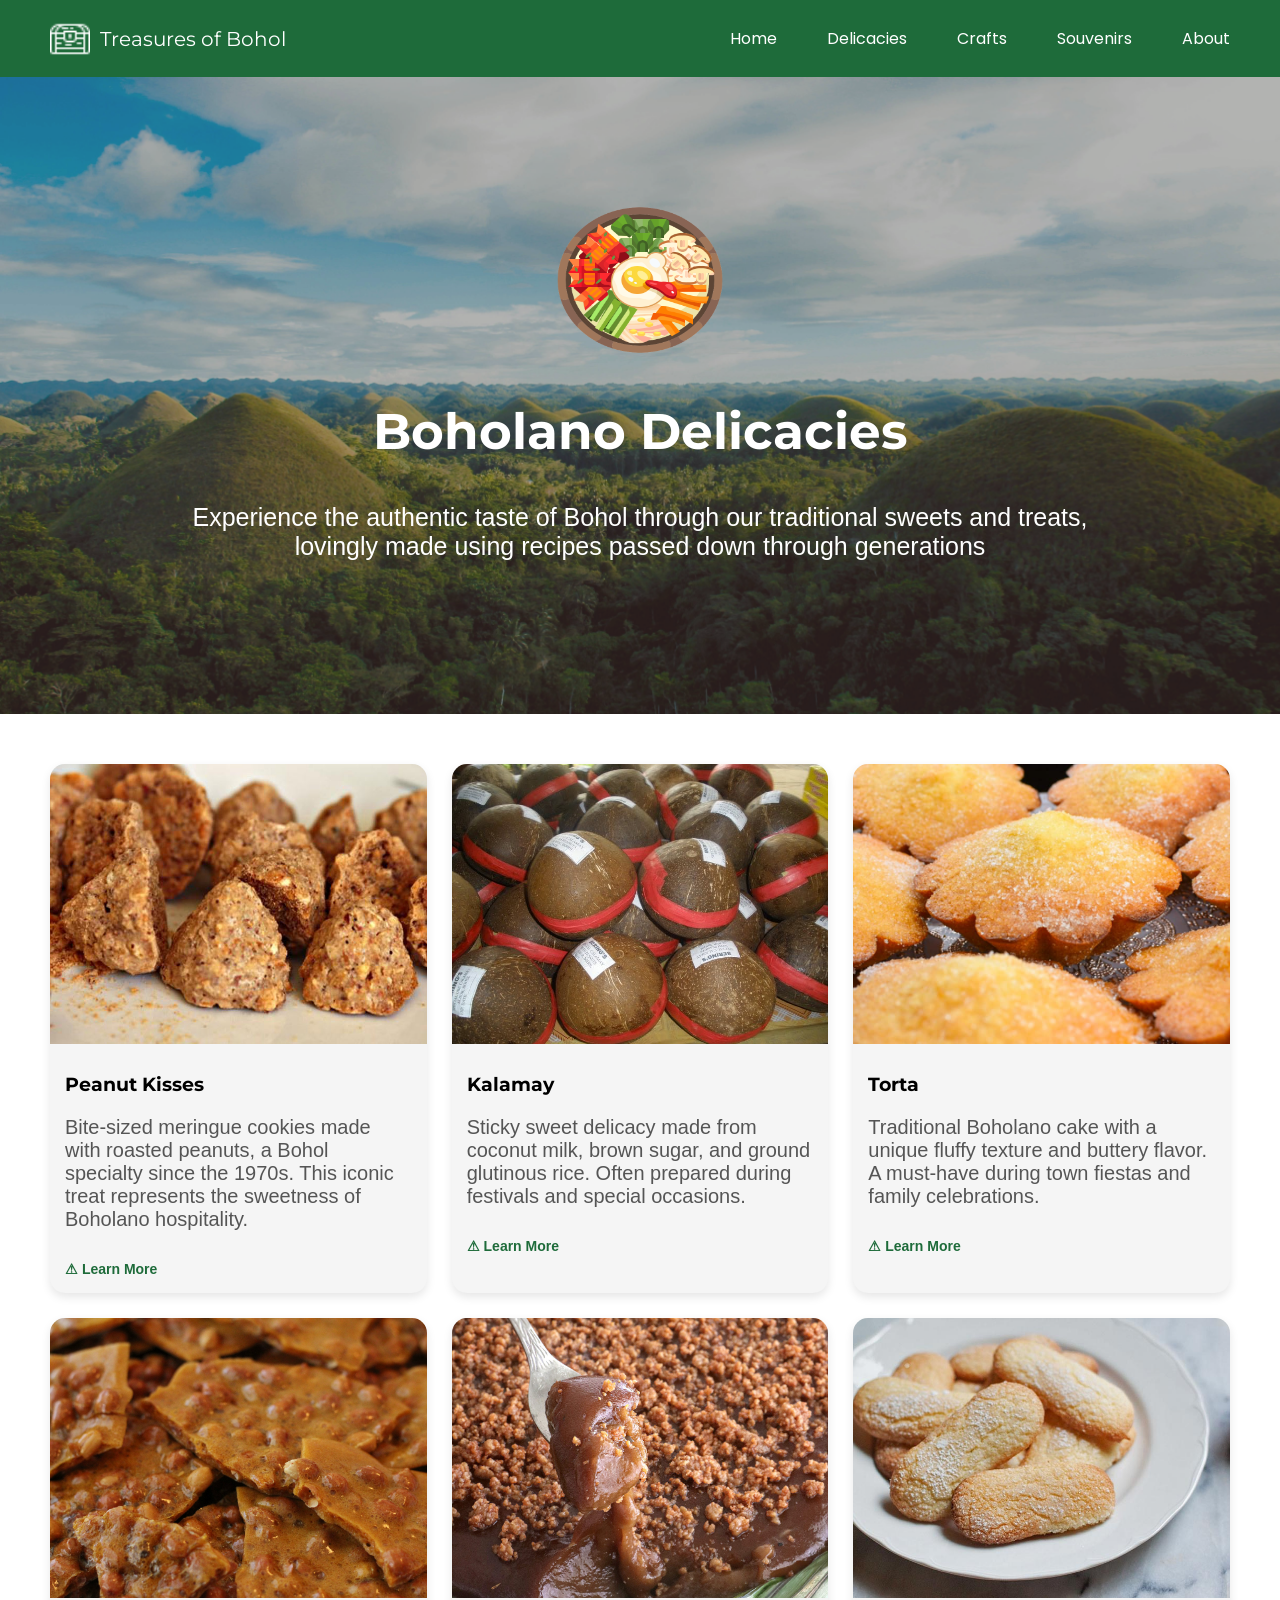
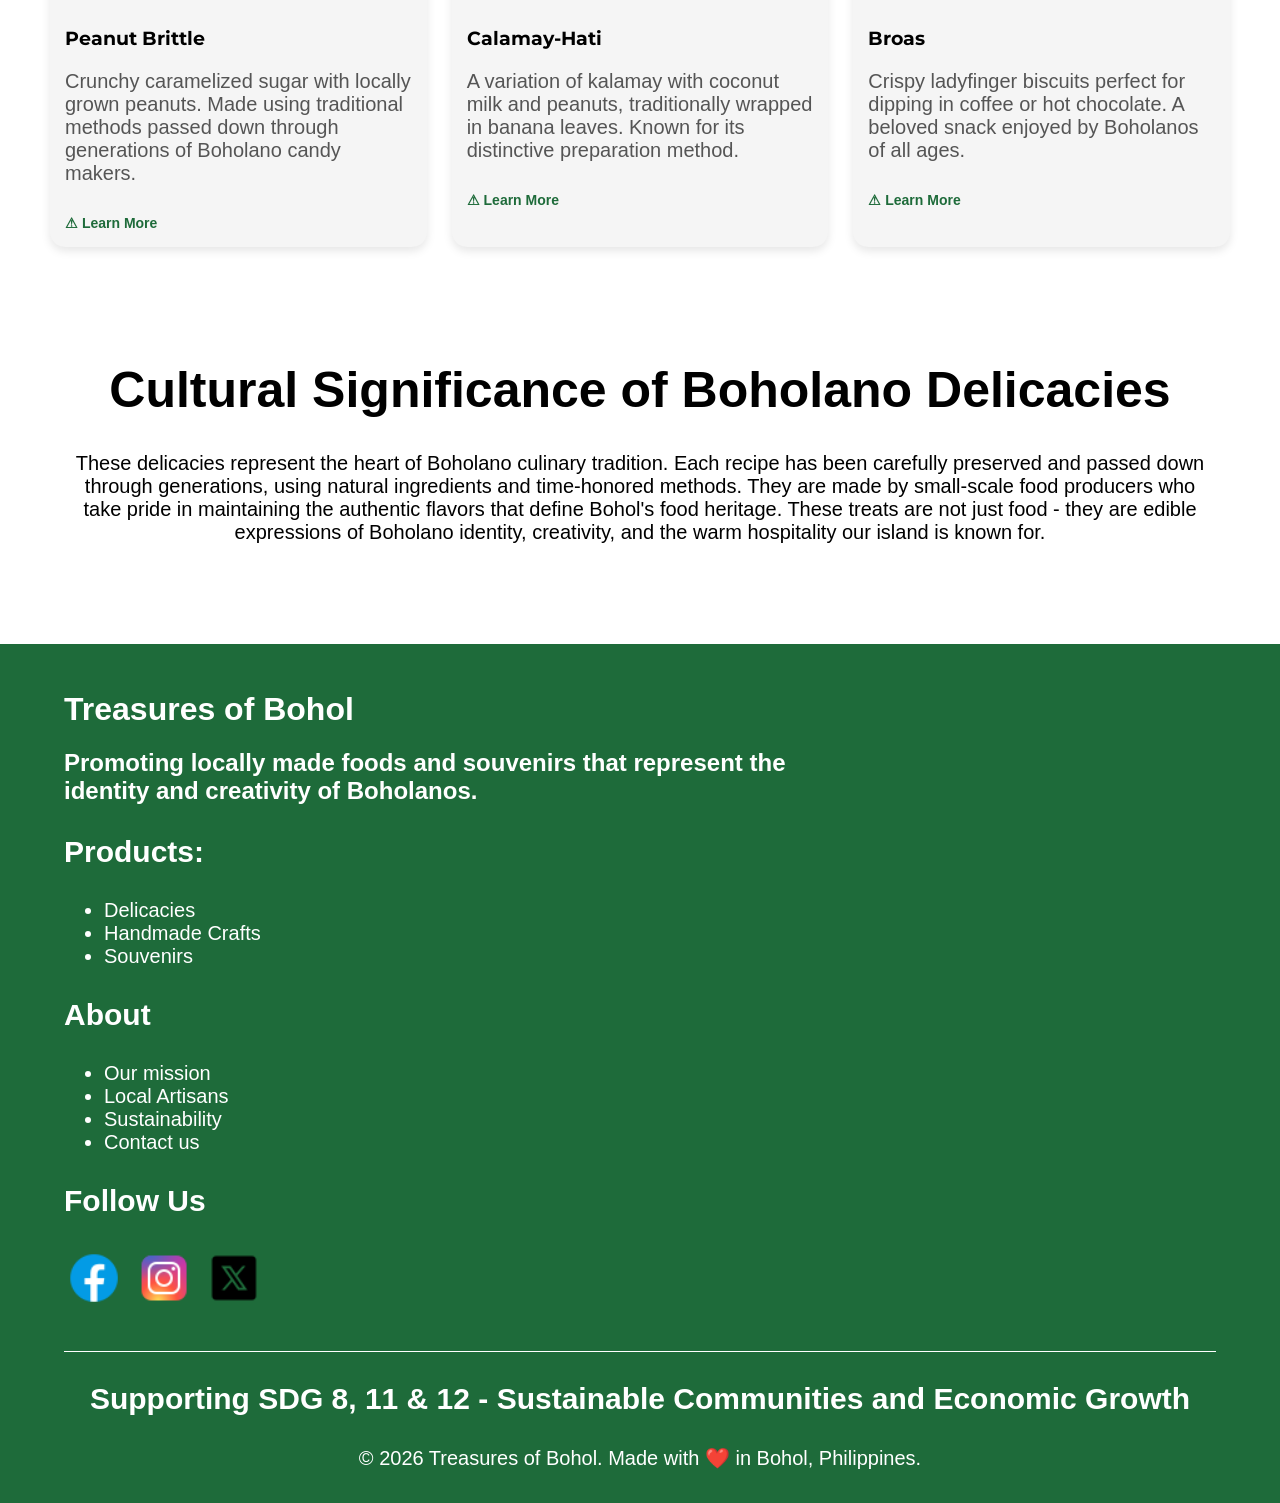
<file: treasuresofbohol/treasuresofbohol/delicacies.html>
<!DOCTYPE html>
<html lang="en">
<head>
    <meta charset="UTF-8">
    <meta name="viewport" content="width=device-width, initial-scale=1.0">
    <link rel="stylesheet" href="style.css">
    <link rel="icon" href="imgs/chest1.png">
    <title>Treasures of Bohol</title>
</head>
<body>
    <!-- Navbar -->
    <div class="navbar">
        <div class="logo">
            <img src="tbox2.png" alt="Treasure Box">
            Treasures of Bohol
        </div>

        <div class="menu-toggle" onclick="toggleMenu()">
            ☰
        </div>

        <ul class="nav-links" id="navLinks">
            <li><a href="index.html">Home</a></li>
            <li><a href="delicacies.html">Delicacies</a></li>
            <li><a href="crafts.html">Crafts</a></li>
            <li><a href="souvenirs.html">Souvenirs</a></li>
            <li><a href="about.html">About</a></li>
        </ul>
    </div>

    <section id="home">
        <div id="home-bg"></div> 
        <div class="cover">
             <div class="coverTitle2"> 
                <img src="imgs/foods2.png"> 
             </div>
                <div class="coverTitle"> 
                <h1>Boholano Delicacies</h1>
                <p>
                    Experience the authentic taste of Bohol through our traditional sweets and treats, 
                    <br>lovingly made using recipes passed down through generations
                </p>
            </div>
        </div>
    </section>

    <div class="categories">

        <div class="card">
            <a href="https://bohol-philippines.com/bohol-peanut-kisses/#gsc.tab=0" target="_blank" rel="noopener noreferrer">
            <img src="imgs\peanutkisses_1.jpg">
        </a>
            <div class="cardContent">
                <h3>Peanut Kisses</h3>
                <p> Bite-sized meringue cookies made with roasted peanuts, 
                    a Bohol specialty since the 1970s. 
                    This iconic treat represents the sweetness of Boholano hospitality.</p>
                <a href="https://bohol-philippines.com/bohol-peanut-kisses/#gsc.tab=0" target="_blank" rel="noopener noreferrer"> ⚠ Learn More</a>
            </div>
        </div>

        <div class="card">
            <a href="https://bohol-philippines.com/bohol-kalamay/#gsc.tab=0" target="_blank" rel="noopener noreferrer">
            <img src="imgs\Kalamay_2.jpg">
        </a>
            <div class="cardContent">
                <h3>Kalamay</h3>
                <p> Sticky sweet delicacy made from coconut milk, brown sugar, 
                    and ground glutinous rice. Often prepared during festivals and special occasions.</p>
                <a href="https://bohol-philippines.com/bohol-kalamay/#gsc.tab=0" target="_blank" rel="noopener noreferrer"> ⚠ Learn More</a>
            </div>
        </div>

        <div class="card">
            <a href="https://www.marketmanila.com/archives/tortas-from-bohol" target="_blank" rel="noopener noreferrer">
            <img src="imgs\Torta_3.jpg">
            </a>
            <div class="cardContent">
                <h3>Torta</h3>
                <p> Traditional Boholano cake with a unique fluffy texture and buttery flavor. 
                    A must-have during town fiestas and family celebrations.</p>
                <a href="https://www.marketmanila.com/archives/tortas-from-bohol" target="_blank" rel="noopener noreferrer"> ⚠ Learn More</a>
            </div>
        </div>

        <div class="card">
            <a href="https://www.angsarap.net/2015/06/17/peanut-brittle/" target="_blank" rel="noopener noreferrer">
            <img src="imgs\peanutbrittle_4.jpg">
            </a>
            <div class="cardContent">
                <h3>Peanut Brittle</h3>
                <p> Crunchy caramelized sugar with locally grown peanuts. 
                    Made using traditional methods passed down through generations of Boholano candy makers.</p>
                <a href="https://www.angsarap.net/2015/06/17/peanut-brittle/" target="_blank" rel="noopener noreferrer"> ⚠ Learn More</a>
            </div>
        </div>

        <div class="card">
            <a href="https://www.kawalingpinoy.com/kalamay-hati/" target="_blank" rel="noopener noreferrer">
            <img src="imgs\kalamayhati_5.jpg">
            </a>
            <div class="cardContent">
                <h3>Calamay-Hati</h3>
                <p> A variation of kalamay with coconut milk and peanuts, 
                    traditionally wrapped in banana leaves. Known for its distinctive preparation method.</p>
                <a href="https://www.kawalingpinoy.com/kalamay-hati/" target="_blank" rel="noopener noreferrer"> ⚠ Learn More</a>
            </div>
        </div>

        <div class="card">
            <a href="https://wetravelphilippines.com/bohol/bohol-broas-ladyfinger/" target="_blank" rel="noopener noreferrer">
            <img src="imgs\broasladyfinger_6.jpg">
            </a>
            <div class="cardContent">
                <h3>Broas</h3>
                <p> Crispy ladyfinger biscuits perfect for dipping in coffee or hot chocolate. 
                    A beloved snack enjoyed by Boholanos of all ages.</p>
                <a href="https://wetravelphilippines.com/bohol/bohol-broas-ladyfinger/" target="_blank" rel="noopener noreferrer"> ⚠ Learn More</a>
            </div>
        </div>
    </div>

    <div class="lastCont">
        <h1>Cultural Significance of Boholano Delicacies</h1>
        <p>
            These delicacies represent the heart of Boholano culinary tradition. Each recipe has been carefully preserved and passed down through generations, 
            using natural ingredients and time-honored methods. They are made by small-scale food producers who take pride in maintaining the authentic flavors that define Bohol's food heritage. 
            These treats are not just food - they are edible expressions of Boholano identity, creativity, and the warm hospitality our island is known for.
        </p>
    </div>

    <div class="lastSect">
        <div class="titleSect">
            <h1>
                Treasures of Bohol
            </h1>
            <h2>
                Promoting locally made foods and souvenirs 
                that represent the <br>identity and creativity 
                of Boholanos.
            </h2>
        </div>
        <div class="list1">
            <h3>Products:</h3>
            <ul>
                <a href="delicacies.html"><li>Delicacies</li></a>
                <a href="crafts.html"><li>Handmade Crafts</li></a>
                <a href="souvenirs.html"><li>Souvenirs</li></a>
            </ul>
            <h3>About</h3>
            <ul>
                <a href="about.html"><li>Our mission</li></a>
                <a href="about.html"><li>Local Artisans</li></a>
                <a href="about.html"><li>Sustainability</li></a>
                <a href="about.html"><li>Contact us</li></a>
            </ul>
        </div>
        <div class="socMeds">
            <h3 style="font-size: 30px;">Follow Us</h3>
            <div class="socialMedias">
                <div class="soclist">
                    <ul>
                    <li><a href="https://www.facebook.com"><img src="imgs/facebook.png"></a></li>
                    <li><a href="https://www.instagram.com"><img src="imgs/ig.png"></a></li>
                    <li><a href="https://twitter.com"><img src="imgs/twitterx.png"></a></li>
                    </ul>
                </div>
            </div>
        </div>
    </div>

    <footer>
        <div class="cont1">
            <h3>
                Supporting SDG 8, 11 & 12 - Sustainable Communities and 
                Economic Growth
            </h3>
            <p>
                © 2026 Treasures of Bohol. Made with ❤️ in Bohol, Philippines.
            </p>
        </div>
    </footer>
<script src="script.js"></script>
</body>
</html>
</file>
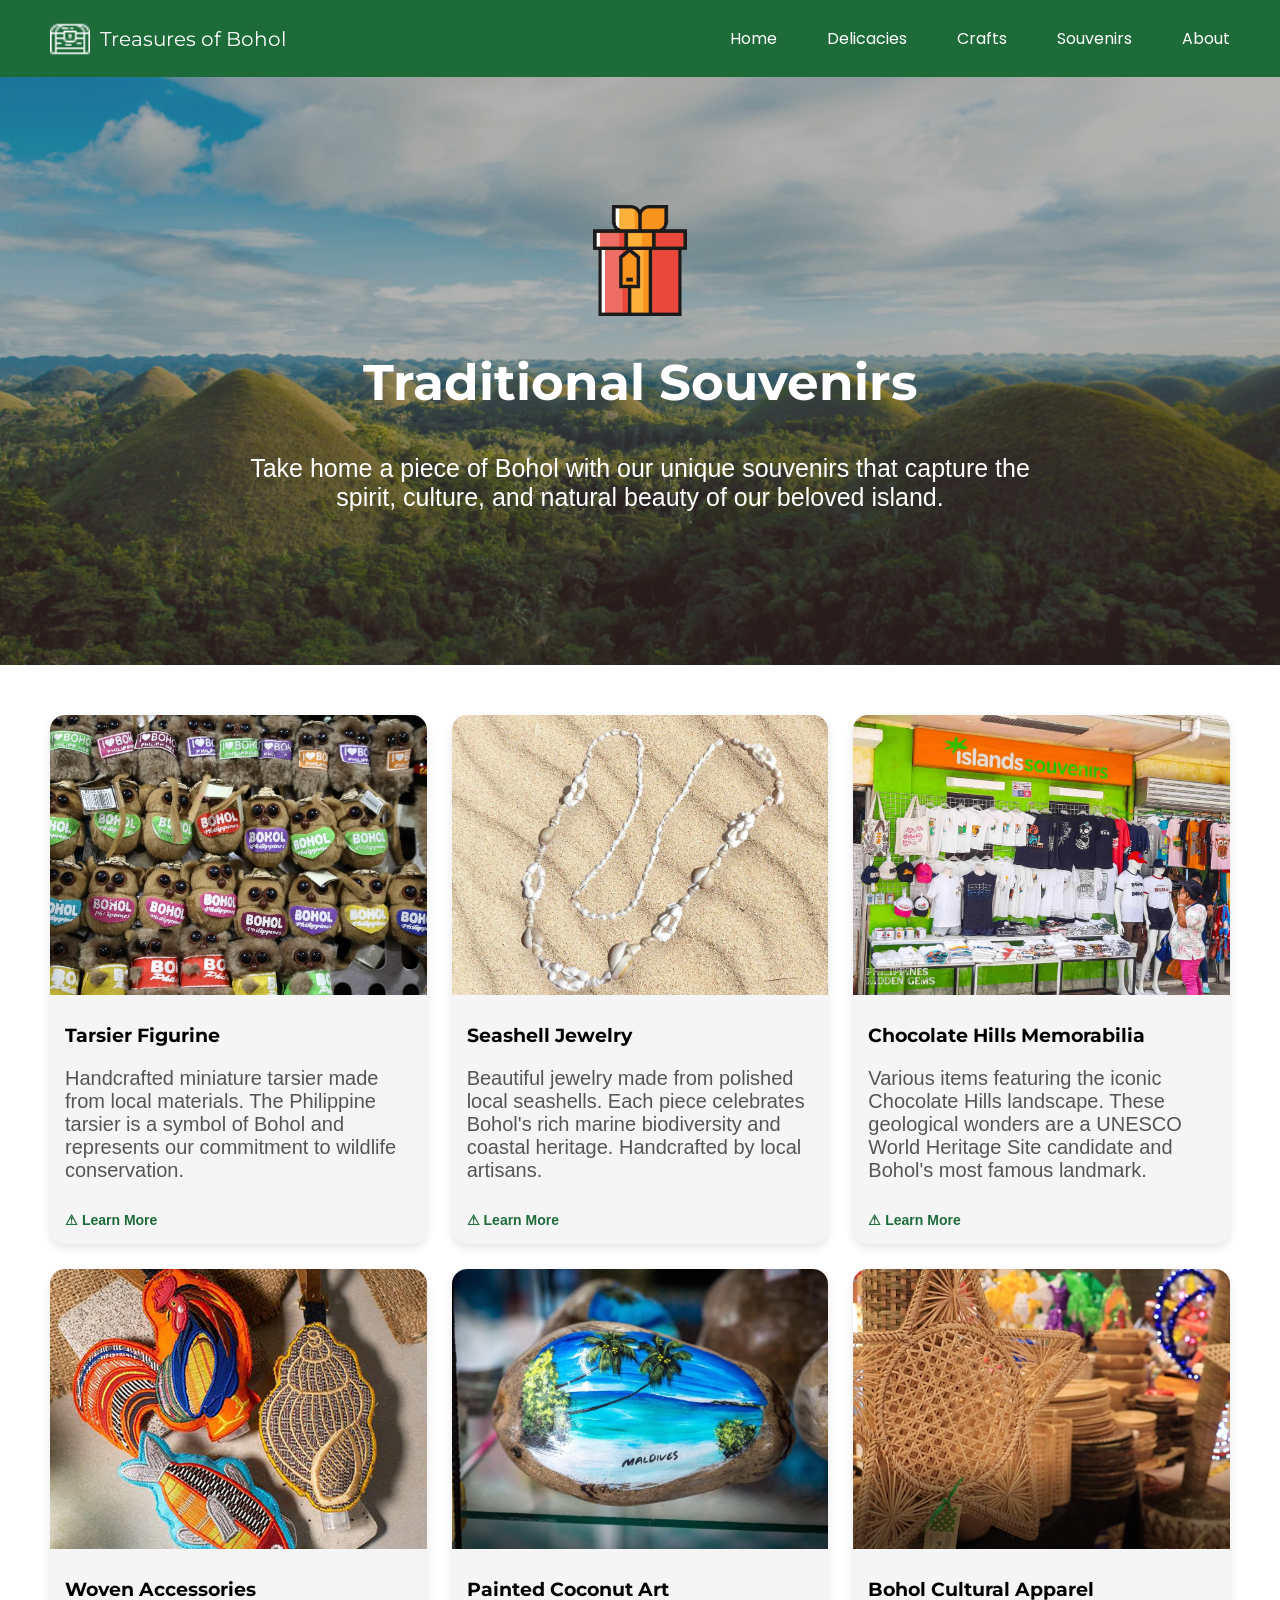
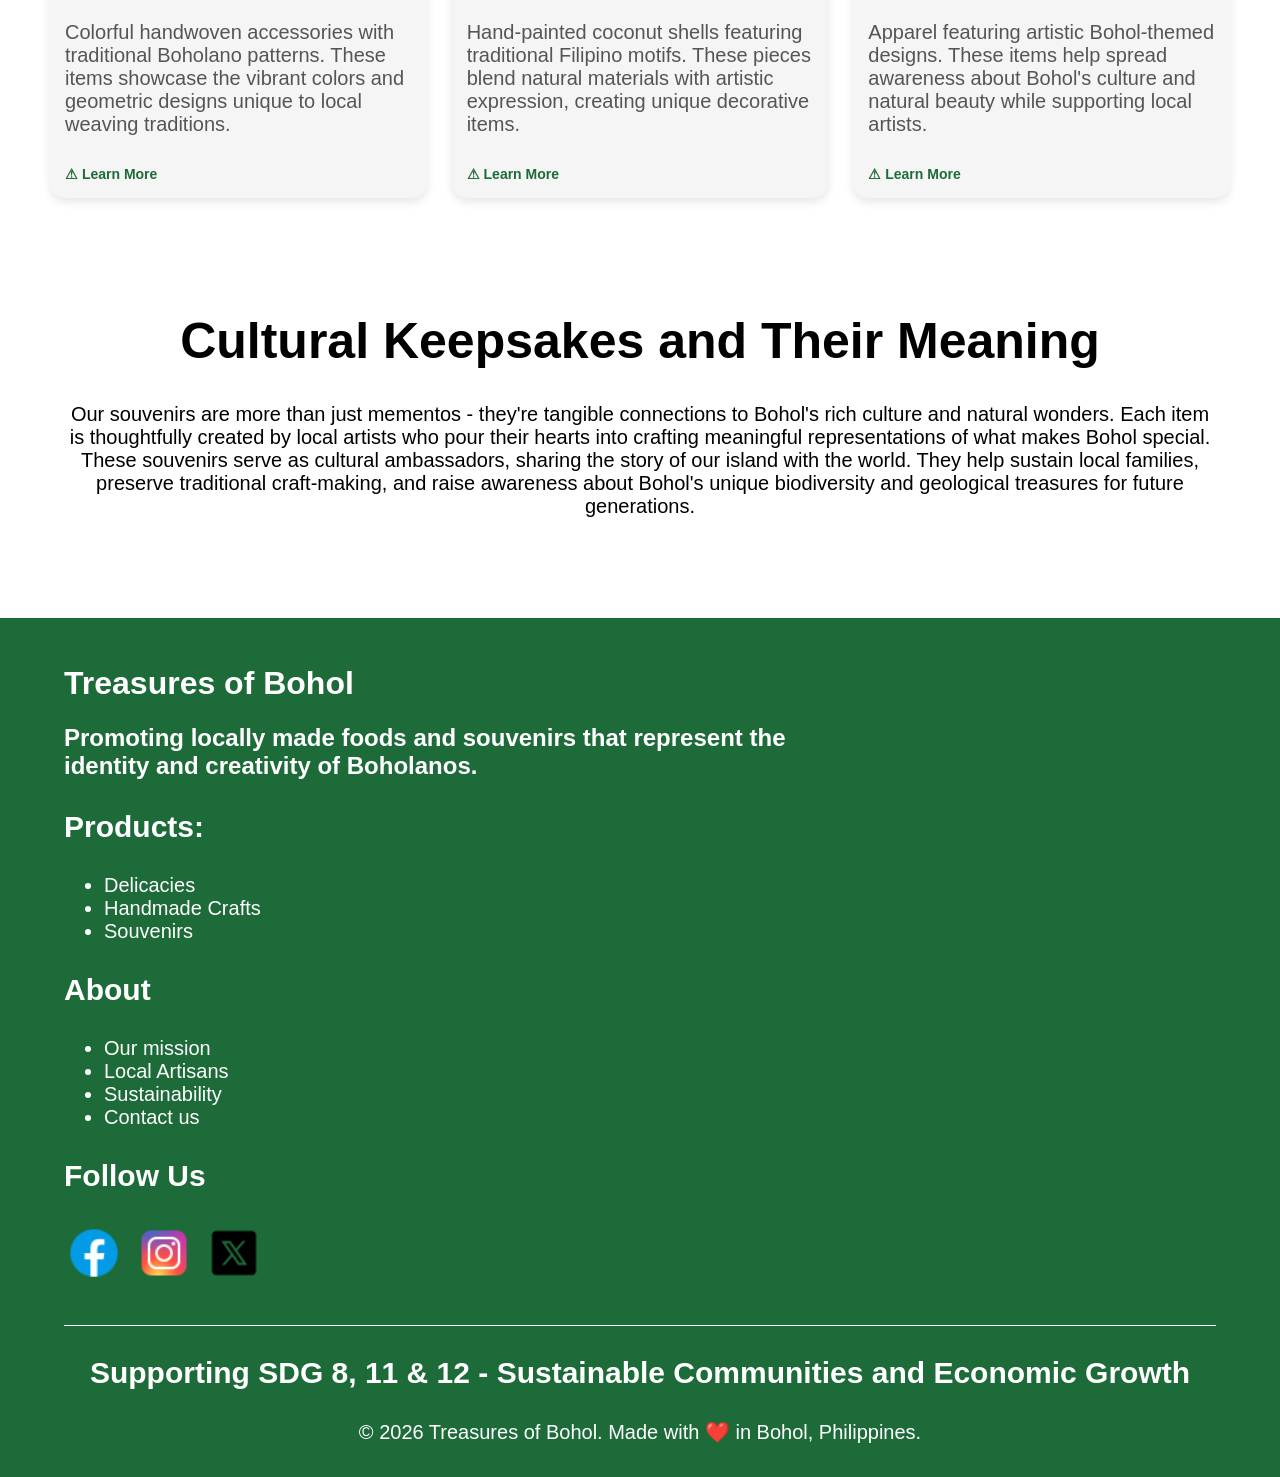
<file: treasuresofbohol/treasuresofbohol/souvenirs.html>
<!DOCTYPE html>
<html lang="en">
<head>
    <meta charset="UTF-8">
    <meta name="viewport" content="width=device-width, initial-scale=1.0">
    <link rel="stylesheet" href="style.css">
    <link rel="icon" href="imgs/chest1.png">
    <title>Treasures of Bohol</title>
</head>
<body>
    <!-- Navbar -->
    <div class="navbar">
        <div class="logo">
            <img src="tbox2.png" alt="Treasure Box">
            Treasures of Bohol
        </div>

        <div class="menu-toggle" onclick="toggleMenu()">
            ☰
        </div>

        <ul class="nav-links" id="navLinks">
            <li><a href="index.html">Home</a></li>
            <li><a href="delicacies.html">Delicacies</a></li>
            <li><a href="crafts.html">Crafts</a></li>
            <li><a href="souvenirs.html">Souvenirs</a></li>
            <li><a href="about.html">About</a></li>
        </ul>
    </div>

    <section id="home">
        <div id="home-bg"></div> 
        <div class="cover">
             <div class="coverTitle1"> 
                <img src="imgs/souvenir2.png"> 
             </div>
                <div class="coverTitle"> 
                <h1>Traditional Souvenirs</h1>
                <p>
                    Take home a piece of Bohol with our unique souvenirs that capture the  
                    <br>spirit, culture, and natural beauty of our beloved island.
                </p>
            </div>
        </div>
    </section>

    <div class="categories">

        <div class="card">
            <a href="https://visayes.wordpress.com/the-art-of-bohols-handicrafts/" target="_blank" rel="noopener noreferrer">
            <img src="imgs/tarsier.jpg">
            </a>
            <div class="cardContent">
                <h3>Tarsier Figurine</h3>
                <p>Handcrafted miniature tarsier made from local materials. 
                    The Philippine tarsier is a symbol of Bohol and represents 
                    our commitment to wildlife conservation.</p>
                <a href="https://visayes.wordpress.com/the-art-of-bohols-handicrafts/" target="_blank" rel="noopener noreferrer"> ⚠ Learn More</a>
            </div>
        </div>

        <div class="card">
            <a href="https://bohollocal.ph/products/bohol-seas-design" target="_blank" rel="noopener noreferrer">
            <img src="imgs/seashelljewelry.jpg">
            </a>
            <div class="cardContent">
                <h3>Seashell Jewelry</h3>
                <p>Beautiful jewelry made from polished local seashells. 
                Each piece celebrates Bohol's rich marine biodiversity 
                and coastal heritage. Handcrafted by local artisans.</p>
                <a href="https://bohollocal.ph/products/bohol-seas-design" target="_blank" rel="noopener noreferrer"> ⚠ Learn More</a>
            </div>
        </div>

        <div class="card">
            <a href="https://philippineshiddengems.com/chocolate-hills-of-bohol-philippines/" target="_blank" rel="noopener noreferrer">
            <img src="imgs/chocolatehillsboholsouvenirshop.jpg">
            </a>
            <div class="cardContent">
                <h3>Chocolate Hills Memorabilia</h3>
                <p>Various items featuring the iconic Chocolate Hills landscape. 
                These geological wonders are a UNESCO World Heritage Site candidate 
                and Bohol's most famous landmark.</p>
                <a href="https://philippineshiddengems.com/chocolate-hills-of-bohol-philippines/" target="_blank" rel="noopener noreferrer"> ⚠ Learn More</a>
            </div>
        </div>

        <div class="card">
            <a href="https://richestph.com/the-art-and-craft-of-bohol-local-products-and-souvenirs/" target="_blank" rel="noopener noreferrer">
            <img src="imgs/wovenaccesories.jpg">
            </a>
            <div class="cardContent">
                <h3>Woven Accessories</h3>
                <p>Colorful handwoven accessories with traditional Boholano patterns. 
                    These items showcase the vibrant colors and geometric designs 
                    unique to local weaving traditions.</p>
                <a href="https://richestph.com/the-art-and-craft-of-bohol-local-products-and-souvenirs/" target="_blank" rel="noopener noreferrer"> ⚠ Learn More</a>
            </div>
        </div>

        <div class="card">
            <a href="https://www.pna.gov.ph/articles/1038391" target="_blank" rel="noopener noreferrer">
            <img src="imgs/PaintedCoconutArt.jpg">
            </a>
            <div class="cardContent">
                <h3>Painted Coconut Art</h3>
                <p>Hand-painted coconut shells featuring traditional Filipino motifs. 
                    These pieces blend natural materials with artistic expression, 
                    creating unique decorative items.</p>
                <a href="https://www.pna.gov.ph/articles/1038391" target="_blank" rel="noopener noreferrer"> ⚠ Learn More</a>
            </div>
        </div>

        <div class="card">
            <a href="https://www.yodisphere.com/2022/07/bohol-island-boholano-history-culture.html" target="_blank" rel="noopener noreferrer">
            <img src="imgs/boholapparalel.png">
            </a>
            <div class="cardContent">
                <h3>Bohol Cultural Apparel</h3>
                <p>Apparel featuring artistic Bohol-themed designs. 
                    These items help spread awareness about Bohol's 
                    culture and natural beauty while supporting local artists.</p>
                <a href="https://www.yodisphere.com/2022/07/bohol-island-boholano-history-culture.html" target="_blank" rel="noopener noreferrer"> ⚠ Learn More</a>
            </div>
        </div>
    </div>

    <div class="lastCont">
        <h1>Cultural Keepsakes and Their Meaning</h1>
        <p>
            Our souvenirs are more than just mementos - they're tangible connections to Bohol's rich culture and natural wonders. 
            Each item is thoughtfully created by local artists who pour their hearts into crafting meaningful representations of 
            what makes Bohol special. These souvenirs serve as cultural ambassadors, sharing the story of our island with the world. 
            They help sustain local families, preserve traditional craft-making, and raise awareness about Bohol's unique biodiversity 
            and geological treasures for future generations.
        </p>
    </div>

    <div class="lastSect">
        <div class="titleSect">
            <h1>
                Treasures of Bohol
            </h1>
            <h2>
                Promoting locally made foods and souvenirs 
                that represent the <br>identity and creativity 
                of Boholanos.
            </h2>
        </div>
        <div class="list1">
            <h3>Products:</h3>
            <ul>
                <a href="delicacies.html"><li>Delicacies</li></a>
                <a href="crafts.html"><li>Handmade Crafts</li></a>
                <a href="souvenirs.html"><li>Souvenirs</li></a>
            </ul>
            <h3>About</h3>
            <ul>
                <a href="about.html"><li>Our mission</li></a>
                <a href="about.html"><li>Local Artisans</li></a>
                <a href="about.html"><li>Sustainability</li></a>
                <a href="about.html"><li>Contact us</li></a>
            </ul>
        </div>
        <div class="socMeds">
            <h3 style="font-size: 30px;">Follow Us</h3>
            <div class="socialMedias">
                <div class="soclist">
                    <ul>
                    <li><a href="https://www.facebook.com"><img src="imgs/facebook.png"></a></li>
                    <li><a href="https://www.instagram.com"><img src="imgs/ig.png"></a></li>
                    <li><a href="https://twitter.com"><img src="imgs/twitterx.png"></a></li>
                    </ul>
                </div>
            </div>
        </div>
    </div>

    <footer>
        <div class="cont1">
            <h3>
                Supporting SDG 8, 11 & 12 - Sustainable Communities and 
                Economic Growth
            </h3>
            <p>
                © 2026 Treasures of Bohol. Made with ❤️ in Bohol, Philippines.
            </p>
        </div>
    </footer>
<script src="script.js"></script>
</body>
</html>
</file>
<file: style.css>
/* Google Fonts */
@import url('https://fonts.googleapis.com/css2?family=Montserrat:wght@600&family=Poppins:wght@400&display=swap');


html::-webkit-scrollbar {
    display: none;
}


body {
    margin: 0;
    font-family: Arial, sans-serif;
}


.navbar {
    display: flex;
    justify-content: space-between;
    align-items: center;
    background-color: green;
    padding: 10px 50px;
    position: sticky;
    top: 0;
    z-index: 1000;
    background: green
    backdrop-filter: blur(10px);
}


.logo {
    display: flex;
    align-items: center;
    color: white;
    font-family: 'Montserrat', sans-serif;
    font-size: 20px;
    position: relative;
    cursor: pointer;
}

.logo img {
    width: 40px;
    margin-right: 10px; 
}


.logo::after {
    content: "";
    position: absolute;
    left: 0;
    bottom: -3px;
    width: 0;
    height: 2px;
    background: white;
    transition: width 0.3s ease;
}

.logo:hover::after {
    width: 100%;
}


.nav-links {
    list-style: none;
    display: flex;
}

.nav-links li {
    margin-left: 50px;
    position: relative;
}

.nav-links a {
    text-decoration: none;
    color: white;
    font-size: 16px;
    font-family: 'Poppins', sans-serif;
    position: relative;
}


.nav-links a::after {
    content: "";
    position: absolute;
    left: 0;
    bottom: -3px;
    width: 0;
    height: 2px;
    background-color: white;
    transition: width 0.3s ease;
}

.nav-links a:hover::after {
    width: 100%;
}


#home {
    position: relative;
    padding: 10% 0;
    overflow: hidden; 
}


#home-bg {
    position: absolute;
    top: 0;
    left: 0;
    width: 100%;
    height: 100%;
    background-image: url(imgs/chocoHills.jpg);
    background-position: center;
    background-repeat: no-repeat;
    background-size: cover;
    transition: transform 0.6s ease;
    z-index: 0;
}


#home:hover #home-bg {
    transform: scale(1.1);
}


#home::before {
    content: "";
    position: absolute;
    top: 0;
    left: 0;
    width: 100%;
    height: 100%;
    background-color: rgba(70, 70, 70, 0.4);
    z-index: 1;
}


.cover, .coverTitle, .learnMoreButton {
    position: relative;
    z-index: 2;
    color: white;
    text-align: center;
}

.headings h1 {
    font-size: 30px;

}

.headings p {
    font-size: 20px;

}

.coverTitle {
    margin-top: -100px;

}

.coverTitle h1 {
    font-size: 50px;
    font-family: 'Montserrat', sans-serif;
}

.coverTitle p {
    font-size: 25px;

}

.coverTitle h3 {
    font-size: 25px;
}

.learnMoreButton {
    margin-top: 50px;
}

.learnMoreButton button {
    color: green;
    font-size: 15px;
    text-align: center;
    padding: 10px 20px;
    cursor: pointer;
    background-color: white;
    border: 1px solid white;
    border-radius: 12px;
    transition: transform 0.5s ease, background-color 0.3s ease;
}


.learnMoreButton button:hover {
    transform: scale(1.2);
    background-color: #f0f0f0;
}

.headings{
    text-align: center;
    padding: 2% 0;
}



.categories{
    display: grid;
    grid-template-columns: repeat(3, 1fr);
    gap: 25px;
    padding: 50px;
}


.card{
    background: #f5f5f5;
    border-radius: 15px;
    overflow: hidden;
    box-shadow: 0 4px 10px rgba(0,0,0,0.1);
    transition: transform 0.3s ease;
}


.card:hover{
    transform: translateY(-8px);
}


.card img{
    width: 100%;
    height: 280px;
    object-fit: cover;
}


.cardContent{
    padding: 15px;
}

.cardContent h3{
    margin: 10px 0;
    font-family: 'Montserrat', sans-serif;
}

.cardContent p{
    font-size: 20px;
    color: #555;
}


.cardContent a{
    display: inline-block;
    margin-top: 10px;
    text-decoration: none;
    color: green;
    font-weight: bold;
    font-size: 14px;
    position: relative;
}


.cardContent a::after{
    content: "";
    position: absolute;
    left: 0;
    bottom: -2px;
    width: 0;
    height: 2px;
    background: green;
    transition: width 0.3s ease;
}

.cardContent a:hover::after{
    width: 100%;
}


.comm{
    background-color: rgb(221, 255, 221);
    padding: 2% 0;
}


.headcomm{
    text-align: center;
}

.headcomm h1{
    font-size: 40px;

}

.headcomm p{
    font-size: 20px;

}

.cardCom{
    text-align: center;
    background: #ffffff;
    border-radius: 15px;
    overflow: hidden;
    box-shadow: 0 4px 10px rgba(0,0,0,0.1);
    transition: transform 0.3s ease;
}

.cardCom:hover{
    transform: translateY(-8px);
}


.catComs{
    display: grid;
    grid-template-columns: repeat(4, 1fr);
    gap: 25px;
    padding: 70px;
}

.cardContentCom{
    padding: 5%;
}

.cardContentCom h2{
    font-weight: bold;
}

.cardContentCom h2, p{
    text-align: center;
    font-size: 20px;
}

.cardCom img{
    margin-top: 10%;
    width: 50%;
    height: 150px;  
    background-size: cover; 
}

.lastSect{
    background-color: rgb(30, 114, 30);
    padding: 2% 5%;
}

.titleSect h1, h2{
    color: white;
}

.list1{
    color: white;
}

.list1 h3{
    font-size: 30px;
}

.list1 ul{
    font-size: 20px;
}

.socMeds{
    color: white;
}

.soclist ul{
    list-style: none;
    padding: 0;
    margin: 0;
    display: flex;
    flex-direction: row;
    gap: 10px;
}

.soclist img{
    transition: transform 0.2s;
    width: 60px;
}

.soclist img:hover{
    transform: scale(1.3);
}


footer{
    background-color: rgb(30, 114, 30);
    padding: 1% 5%;
    color: white;
}

.cont1{
    text-align: center;
    border-top: solid white 1px;
}

.cont1 h3{
    font-size: 30px;
}

.cont1 p{
    font-size: 20px;
}
</file>
<file: treasuresofbohol/treasuresofbohol/style.css>
/* Google Fonts */
@import url('https://fonts.googleapis.com/css2?family=Montserrat:wght@600&family=Poppins:wght@400&display=swap');


html::-webkit-scrollbar {
    display: none;
}


body {
    margin: 0;
    font-family: Arial, sans-serif;
}


.navbar {
    display: flex;
    justify-content: space-between;
    align-items: center;
    background-color: #1E6B3A;
    padding: 10px 50px;
    position: sticky;
    top: 0;
    z-index: 1000;
    background: #1E6B3A;
    backdrop-filter: blur(10px);
}


.logo {
    display: flex;
    align-items: center;
    color: white;
    font-family: 'Montserrat', sans-serif;
    font-size: 20px;
    position: relative;
    cursor: pointer;
}

.logo img {
    width: 40px;
    margin-right: 10px; 
}


.logo::after {
    content: "";
    position: absolute;
    left: 0;
    bottom: -3px;
    width: 0;
    height: 2px;
    background: white;
    transition: width 0.3s ease;
}

.logo:hover::after {
    width: 100%;
}


.nav-links {
    list-style: none;
    display: flex;
}

.nav-links li {
    margin-left: 50px;
    position: relative;
}

.nav-links a {
    text-decoration: none;
    color: white;
    font-size: 16px;
    font-family: 'Poppins', sans-serif;
    position: relative;
}


.nav-links a::after {
    content: "";
    position: absolute;
    left: 0;
    bottom: -3px;
    width: 0;
    height: 2px;
    background-color: white;
    transition: width 0.3s ease;
}

.nav-links a:hover::after {
    width: 100%;
}


#home {
    position: relative;
    padding: 10% 0;
    overflow: hidden; 
}


#home-bg {
    position: absolute;
    top: 0;
    left: 0;
    width: 100%;
    height: 100%;
    background-image: url(imgs/chocoHills.jpg);
    background-position: center;
    background-repeat: no-repeat;
    background-size: cover;
    transition: transform 0.6s ease;
    z-index: 0;
}


#home:hover #home-bg {
    transform: scale(1.1);
}


#home::before {
    content: "";
    position: absolute;
    top: 0;
    left: 0;
    width: 100%;
    height: 100%;
    background-color: rgba(70, 70, 70, 0.4);
    z-index: 1;
}


.cover, .coverTitle, .learnMoreButton {
    position: relative;
    z-index: 2;
    color: white;
    text-align: center;
}


.headings h1 {
    font-size: 30px;

}

.headings p {
    font-size: 20px;

}

.coverTitle {
    margin-top: -100px;

}

.coverTitle h1 {
    font-size: 50px;
    font-family: 'Montserrat', sans-serif;
}

.coverTitle p {
    font-size: 25px;

}

.coverTitle h3 {
    font-size: 25px;
}

.learnMoreButton {
    margin-top: 50px;
}

.learnMoreButton button {
    color: #1E6B3A;
    font-size: 15px;
    text-align: center;
    padding: 10px 20px;
    cursor: pointer;
    background-color: white;
    border: 1px solid white;
    border-radius: 12px;
    transition: transform 0.5s ease, background-color 0.3s ease;
}


.learnMoreButton button:hover {
    transform: scale(1.2);
    background-color: #f0f0f0;
}

.headings{
    text-align: center;
    padding: 2% 0;
}



.categories{
    display: grid;
    grid-template-columns: repeat(3, 1fr);
    gap: 25px;
    padding: 50px;
}


.card{
    background: #f5f5f5;
    border-radius: 15px;
    overflow: hidden;
    box-shadow: 0 4px 10px rgba(0,0,0,0.1);
    transition: transform 0.3s ease;
}


.card:hover{
    transform: translateY(-8px);
}


.card img{
    width: 100%;
    height: 280px;
    object-fit: cover;
}


.cardContent{
    padding: 15px;
}

.cardContent h3{
    margin: 10px 0;
    font-family: 'Montserrat', sans-serif;
}

.cardContent p{
    font-size: 20px;
    color: #555;
}


.cardContent a{
    display: inline-block;
    margin-top: 10px;
    text-decoration: none;
    color: #1E6B3A;
    font-weight: bold;
    font-size: 14px;
    position: relative;
}


.cardContent a::after{
    content: "";
    position: absolute;
    left: 0;
    bottom: -2px;
    width: 0;
    height: 2px;
    background: #1E6B3A;
    transition: width 0.3s ease;
}

.cardContent a:hover::after{
    width: 100%;
}


.comm{
    background-color: rgb(242, 247, 242);
    padding: 2% 0;
}


.headcomm{
    text-align: center;
}

.headcomm h1{
    font-size: 40px;

}

.headcomm p{
    font-size: 20px;

}

.cardCom{
    text-align: center;
    background: #ffffff;
    border-radius: 15px;
    overflow: hidden;
    box-shadow: 0 4px 10px rgba(0,0,0,0.1);
    transition: transform 0.3s ease;
}

.cardCom:hover{
    transform: translateY(-8px);
}


.catComs{
    display: grid;
    grid-template-columns: repeat(4, 1fr);
    gap: 25px;
    padding: 70px;
}

.catComs a {
    text-decoration: none;
    color: inherit;
    display: block;
}

.cardContentCom{
    padding: 5%;
}

.cardContentCom h2{
    font-weight: bold;
}

.cardContentCom h2{
    text-align: center;
    font-size: 20px;
}

.cardContent p{
    font-size: 20px;
    text-align: left;
}

.cardCom img{
    margin-top: 10%;
    width: 50%;
    height: 150px;  
    background-size: cover; 
}

.lastSect{
    background-color: #1E6B3A;
    padding: 2% 5%;
}

.titleSect h1, h2{
    color: white;
}

.list1{
    color: white;
}

.list1 h3{
    font-size: 30px;
}

.list1 ul{
    font-size: 20px;
}

.socMeds{
    color: white;
}

.soclist ul{
    list-style: none;
    padding: 0;
    margin: 0;
    display: flex;
    flex-direction: row;
    gap: 10px;
}

.soclist img{
    transition: transform 0.2s;
    width: 60px;
}

.soclist img:hover{
    transform: scale(1.3);
}


footer{
    background-color: #1E6B3A;
    padding: 1% 5%;
    color: white;
}

.cont1{
    text-align: center;
    border-top: solid white 1px;
}

.cont1 h3{
    font-size: 30px;
}

.cont1 p{
    font-size: 20px;
}

/*CRAFTS*/

.coverTitle img{
    margin-top: 100px;
    width: 90px;
}
.coverTitle1 img{
    margin-bottom: 90px;
    width: 200px;
}
.coverTitle2 img {
    margin-bottom: 100px;
    width: 170px;
    height: 150px;
}
.lastCont{
    padding-top: 30px;
    padding-bottom: 80px;
    margin: 0 5%;
    text-align: center;
}
.list1 a{
    text-decoration: none;
    color: inherit;
    display: block;
}
.lastCont h1{
    font-size: 50px;
}

.lastCont p{
    font-size: 20px;
}

.Mission{
    text-align: center;
    padding-top: 5%;
}

.mlist h1{
    text-align: center;
    font-size: 50px;
}

.mlist p{
    font-size: 20px;
    text-align: center;
    margin: 5%;
    margin-top: 0%;
}

.Vision{
    text-align: center;
    padding-top 5%;
}

.vlist h1{
    text-align: center;
    font-size: 50px;
}

.vlist p{
    font-size: 20px;
    text-align: center;
    margin: 5%;
    margin-top: 0%;
}

.list1 ul li a{
    text-decoration: underline;
    color: white;
}


.sdgSection {
    padding-bottom: 5%;
}

.sdgHeading {
    text-align: center;
    margin-bottom: 40px;
}

.sdgHeading h1 {
    font-size: 50px;
}

.sdgHeading p {
    font-size: 20px;
    color: #555;
    max-width: 600px;
    margin: 0 auto;
}

.sdgCards {
    display: flex;
    flex-direction: column;
    gap: 40px;
    max-width: 600px;
    margin: 0 auto;
}

.sdgCard {
    border-radius: 15px;
    overflow: hidden;
    box-shadow: 0 4px 10px rgba(0,0,0,0.1);
}

.sdgCardHeader {
    display: flex;
    align-items: center;
    gap: 15px;
    padding: 20px 25px;
}

.sdgCardHeader img {
    width: 50px;
    height: 50px;
    object-fit: contain;
    background: white;
    border-radius: 8px;
    padding: 5px;
}

.sdgCardHeader h2 {
    color: white;
    font-size: 20px;
    font-family: 'Montserrat', sans-serif;
    margin: 0;
}

.sdgRed   { background-color: #C0272D; }
.sdgOrange { background-color: #F36D25; }
.sdgYellow { background-color: #DDA73A; }

.sdgCardBody {
    background-color: #e8e8e8;
    padding: 25px 30px;
}

.sdgCardBody p {
    font-size: 20px;
    color: #444;
    text-align: center;
    line-height: 1.7;
    margin: 0;
}


.impactSection {
    background-color: #1E6B3A;
    padding: 5% 10%;
    text-align: center;
}

.impactSection h1 {
    color: white;
    font-size: 40px;
    font-family: 'Montserrat', sans-serif;
    margin-bottom: 40px;
}

.impactGrid {
    display: flex;
    flex-direction: column;
    align-items: center;
    gap: 40px;
}

.impactItem {
    display: flex;
    flex-direction: column;
    align-items: center;
    gap: 10px;
}

.impactIcon {
    width: 80px;
    height: 80px;
    background-color: white;
    border-radius: 50%;
    display: flex;
    align-items: center;
    justify-content: center;
}

.impactIcon img {
    width: 45px;
    height: 45px;
    object-fit: contain;
}

.impactItem h2 {
    color: white;
    font-size: 45px;
    font-family: 'Montserrat', sans-serif;
    margin: 0;
}

.impactItem p {
    color: white;
    font-size: 18px;
    font-weight: bold;
    margin: 0;
}


.culturalSection {
    padding: 5% 8%;
    background-color: #ffffff;
}

.culturalBox {
    border: 3px solid #1E6B3A;
    border-radius: 10px;
    padding: 40px 60px;
    text-align: center;
}

.culturalBox h1 {
    font-size: 50px;
    font-family: 'Montserrat', sans-serif;
    margin-bottom: 20px;
}

.culturalBox p {
    font-size: 20px;
    color: #333;
    line-height: 1.8;
    margin-bottom: 15px;
}


/* ================= HAMBURGER ================= */

.menu-toggle {
    display: none;
    font-size: 28px;
    color: white;
    cursor: pointer;
}

/* ================= MOBILE RESPONSIVENESS ================= */

@media (max-width: 768px) {
    /* 1. Navbar & Toggle */
    .navbar {
        padding: 10px 20px;
        flex-direction: row;
        justify-content: space-between;
    }

    .menu-toggle {
        display: block; /* Shows the ☰ icon */
        z-index: 1001;
    }

    /* 2. Full-Width Mobile Menu Fix */
    .nav-links {
        position: absolute;
        top: 60px; /* Aligns right under the navbar */
        left: 0;
        width: 100%;
        background-color: #1E6B3A;
        flex-direction: column;
        align-items: center;
        padding: 0;
        margin: 0;
        max-height: 0;
        overflow: hidden;
        transition: max-height 0.4s ease-in-out;
        box-shadow: 0 4px 10px rgba(0,0,0,0.2);
    }

    .nav-links.active {
        max-height: 400px; /* Enough height for all links */
    }

    .nav-links li {
        margin: 0; /* Removes the 50px desktop margin */
        width: 100%;
        text-align: center;
    }

    .nav-links li a {
        display: block;
        padding: 15px 0;
        font-size: 18px;
        border-bottom: 1px solid rgba(255, 255, 255, 0.1);
    }

    /* 3. Hero Section (Chocolates Hills) */
    .coverTitle h1 {
        font-size: 32px;
    }

    .coverTitle p, .coverTitle h3 {
        font-size: 18px;
        padding: 0 10px;
    }

    #home {
        padding: 20% 0;
    }

    /* 4. Product Category Grid (1 Column) */
    .categories {
        grid-template-columns: 1fr;
        padding: 20px;
        gap: 20px;
    }

    /* 5. Commitment Cards (1 Column) */
    .catComs {
        grid-template-columns: 1fr;
        padding: 20px;
    }

    /* 6. Sustainable Development Goals (SDG) Cards */
    .sdgCards {
        max-width: 90%;
    }

    .sdgCardBody p {
        font-size: 16px;
    }

    /* 7. Footer & Last Section */
    .lastSect {
        text-align: center;
    }

    .list1 ul {
        padding: 0;
        list-style: none;
    }

    .soclist ul {
        justify-content: center;
    }

    .cont1 h3 {
        font-size: 20px;
    }
}
</file>
